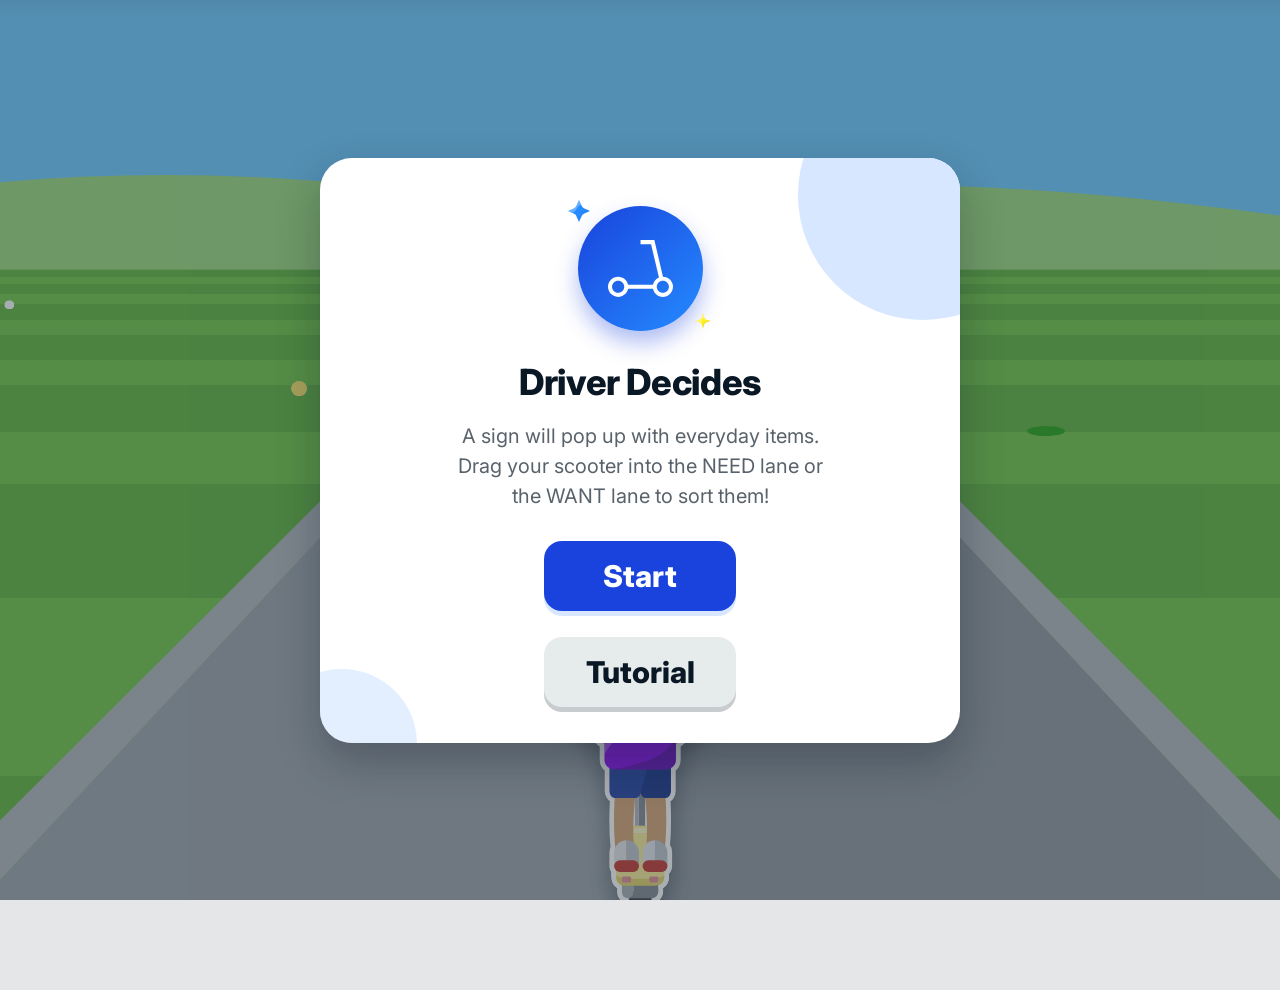
<file: index.html>
<!DOCTYPE html>
<html lang="en">
<head>
    <meta charset="UTF-8">
    <meta name="viewport" content="width=device-width, initial-scale=1.0">

    <title>Driver Decides | Securityplus Federal Credit Union</title>

    <!-- Securityplus brand typeface -->
    <link rel="preconnect" href="https://fonts.googleapis.com">
    <link rel="preconnect" href="https://fonts.gstatic.com" crossorigin>
    <link href="https://fonts.googleapis.com/css2?family=Inter:wght@400;500;600;700;800;900&display=swap" rel="stylesheet">
    <!-- Luckiest Guy for the top-bar game title (2026-09-23, per Kayla). -->
    <link href="https://fonts.googleapis.com/css2?family=Luckiest+Guy&display=swap" rel="stylesheet">

    <link rel="stylesheet" href="style.css">
</head>


<body>

<div id="game">

    <!-- ================= TOP BAR ================= -->

    <div id="topBar">

        <div id="topBarLeft"></div>

        <div id="gameTitle">Driver Decides</div>

        <div id="topBarRight">
            <button id="resetButton" class="iconButton" type="button" aria-label="Restart">
                <svg class="reset-icon" viewBox="0 0 159.96 159.68" aria-hidden="true">
                    <path d="M125.32,26.76C95.65,1.7,52.69,5.35,27.33,34.19c-21.87,24.87-23.31,61.46-2.78,87.95,13.93,17.98,35.56,28.66,58.69,27.5,26.47-1.33,49.6-17.28,60.77-41.29l9.02,4c-13.16,28.84-42.03,47.62-73.83,47.32-24.66-.24-47.44-12.11-62.44-31.37C-1.06,105.46-5.06,74.83,6.64,48.33,18.38,21.75,43.54,3.07,72.72.41c23.8-2.17,47.42,6.05,63.87,23.13l13.4,13.91V0s9.97.02,9.97.02v54.9s-54.93,0-54.93,0l-.02-9.97,38.3-.04c-6.07-6.32-11.63-12.78-17.97-18.14Z"/>
                </svg>
            </button>
        </div>

    </div>


    <!-- ================= HUD =================
         Rebuilt for the needs-vs-wants sorting rework (2026-09-10): the
         wallet/purchases stats are gone (no money math in this version at
         all) - just how many you've sorted right, and the round's goal. -->

    <div id="hud">

        <div class="starsBox" id="starsBox">
            <span class="statLabel">
                <svg class="mini-icon" viewBox="0 0 159.84 138.36" aria-hidden="true">
                    <path d="M57.87,136.07c-20.64,4.62-38.84,2.03-57.87-5.74V8.06s10.98,4.22,10.98,4.22c16.62,6.39,34.41,6.4,51.59,1.77l18.7-5.79c7.47-2.31,14.6-4.54,22.23-6.3,19.83-4.1,37.78-1.61,56.33,6.01v122.38c-20.16-9.11-39.02-11.73-60.24-6.79l-21.49,6.55-20.24,5.97ZM63.19,124.37l24.79-7.93c10.53-3.17,21.05-5.07,31.89-5.46,1.74-15.42,14.69-26.9,30.01-26.8l-.02-45.03c-16.49-.23-29.59-13.04-30.01-29.2-8.11.12-15.45,1.78-23.02,3.87l-26.86,8.61c-9.91,3.04-19.76,4.54-30.4,4.85-1.46,15.26-14.32,26.86-29.62,26.83v45.01c16.51.28,29.55,13.24,29.91,29.36,7.9-.44,15.4-1.82,23.32-4.1ZM149.87,14.69c-6.81-2.21-13.15-3.52-20.07-4.4.93,10.61,9.17,18.64,20.06,18.82v-14.42ZM29.81,26.62c-7.16-.8-13.16-2.05-19.84-4.02v21.51c10.33-.06,18.76-7.54,19.84-17.48ZM149.87,115.72v-21.55c-10.41,0-18.51,7.51-19.7,17.46,6.7.77,12.9,2.06,19.7,4.09ZM29.91,127.82c-1.16-11.06-9.43-18.43-19.93-18.68l.03,14.45c6.77,2.18,13.11,3.6,19.9,4.23Z"/>
                    <path d="M103.24,87.67c-5.21,11.34-17.12,19.1-29.16,15.61-7.57-2.2-13.53-7.43-17.07-14.51-7.85-15.73-5.78-36.67,7.3-48.46,8.15-7.34,19.64-8.27,28.62-1.91,14.96,10.59,17.95,32.64,10.31,49.27ZM88.8,90.43c10.79-9.91,11.26-29.48,1.87-40.72-2.79-3.33-6.31-5.4-10.28-5.53-4.19-.13-7.86,1.72-10.78,4.91-9.63,10.55-9.57,29.32-.05,40.02,5.18,5.82,13.26,6.8,19.24,1.31Z"/>
                </svg>
                Dollars
            </span>
            <span class="statValue" id="starsValue">$0.00</span>
        </div>

    </div>

    <!-- A few colorful stars burst off the scooter on a correct catch and
         fly up into the dollars card - a top-level layer (sibling of
         #roadScene/#hud, not nested in either) so the flight can cross
         from one to the other and still stack above both, since a child
         can never paint above its own parent's stacking context. -->
    <div id="starFlightLayer" aria-hidden="true"></div>


    <!-- ================= ROAD SCENE =================
         Rebuilt again (2026-09-10, drag rework): NEED and WANT are now the
         things rolling continuously down the road, one per lane - pure
         driving/lane signage, not the question itself. The actual question
         is the item word in the fixed #itemPopup at top center, which never
         moves. The scooter is drag-steered left/right by the player; where
         it sits when the timer runs out is the answer. -->

    <div id="roadScene">

        <!-- ============ LAYERED BACKGROUND (2026-09-16 art breakdown) ============
             Kayla split the old single flat Background.svg into separate
             pieces so the scene can actually move: sky and hills are the
             distant horizon and stay put; the grass beside the road scrolls
             continuously (groundScrollLayer, below) to sell forward motion;
             the road itself is a separate static image on top of the
             scrolling grass, with NO baked-in center line - the dashed line
             is still purely JS/CSS (roadStripeLayer), so it's the only
             moving part of the road surface. See AMBIENT BACKGROUND MOTION
             in game.js for how the grass/flowers/dashes/trees all animate. -->

        <img id="skyImage" class="bg-layer bg-layer--sky" src="images/Sky.svg" alt="">
        <img id="hillsImage" class="bg-layer bg-layer--hills" src="images/hills.svg" alt="">

        <!-- Scrolling ground: just Kayla's two grass tiles (light + dark),
             stacked and looped with a modulo scroll offset in JS - a tile
             that scrolls fully past the bottom reappears at the top, right
             under the hills, with no gap or seam. Purely ambient, same as
             the sun/clouds - runs forever from page load. -->
        <div id="groundScrollLayer" aria-hidden="true"></div>

        <img id="roadImage" class="bg-layer bg-layer--road" src="images/road.svg" alt="">

        <!-- Forward-motion road markings (2026-09-16 perspective pass):
             dashes spawn small at the hill crest and travel straight down
             the center line - same road-perspective easing as the NEED/WANT
             signs - to sell "the road is moving toward you" instead of the
             signs looking like they're flying at the player. Populated and
             animated entirely from JS - see the AMBIENT BACKGROUND MOTION
             section in game.js. Empty on load; fills in immediately. -->
        <div id="roadStripeLayer" aria-hidden="true"></div>

        <!-- Purely decorative sky - a sun that pulses gently in the top
             right, and two clouds that drift slowly across from one side
             to the other on their own independent loops. -->
        <div id="skyLayer" aria-hidden="true">
            <img class="sunDecor" src="images/sun.svg" alt="">
            <img class="cloudDecor cloudDecor--1" src="images/cloud1.svg" alt="" style="top:9%; width:13%; animation-duration:48s; animation-delay:-6s;">
            <img class="cloudDecor cloudDecor--2" src="images/cloud2.svg" alt="" style="top:19%; width:9%; animation-duration:62s; animation-delay:-34s;">
        </div>

        <!-- Roadside ambient scenery - trees, flowers/grass patches, and
             the occasional billboard/credit union branch landmark - all
             share this ONE layer (2026-09-21 depth-stacking fix). Each
             piece still eases down the same perspective travel curve (see
             AMBIENT BACKGROUND MOTION in game.js) and still gets its own
             z-index set every frame from how far along its trip it is, but
             that only sorts correctly against everything else if they're
             all siblings under the same parent - three separate layer divs
             (the original setup) each become their own stacking context,
             so a whole layer added later in the DOM paints over an earlier
             one's contents wholesale regardless of each piece's individual
             depth, which is exactly what caused a small, distant tree to
             render in front of a big, close landmark that was supposedly
             behind it. One shared layer means one shared stacking order,
             so depth always wins correctly no matter which spawner planted
             which piece. Populated entirely from JS; empty on load. -->
        <div id="ambientLayer" aria-hidden="true"></div>

        <!-- NEED and WANT travel down together each item, but which side
             each lands on is randomized per item (2026-09-16 difficulty
             bump) - so the player can't just memorize "need is always
             left" and has to actually read the word each time. -->
        <div id="roadSignsLayer">
            <div id="roadSignNeed" class="roadSign roadSign--need">NEED</div>
            <div id="roadSignWant" class="roadSign roadSign--want">WANT</div>
        </div>

        <!-- Invisible tap targets - a kid can also tap a side instead of
             dragging the scooter there. These are just the physical
             left/right halves of the road; which one currently means
             need vs. want is decided in JS per item, not fixed here. -->
        <div class="laneZone laneZone--left" data-lane="left"></div>
        <div class="laneZone laneZone--right" data-lane="right"></div>

        <!-- The word (plus a little picture) for whatever's being sorted
             right now. Fixed in place - it never travels down the road. -->
        <div id="itemPopup" class="itemPopup">
            <img id="itemPopupIcon" class="itemPopupIcon" alt="" />
            <span id="itemPopupText" class="itemPopupText"></span>
        </div>

        <!-- Toasts + sparkles for correct/incorrect feedback. -->
        <div id="feedbackLayer"></div>

        <div id="scooter">
            <img class="scooter-img" src="images/scooter-child.svg" alt="">
        </div>

    </div>


    <!-- ================= START SCREEN ================= -->

    <div id="startScreen">

        <div class="startCard">

            <div class="start-badge-wrap">

                <!-- Kayla's colorful star artwork (matching Lemonade
                     Stand's start popup / the in-game catch-sparkle
                     burst), replacing the old flat single-color glyph.
                     Colors are baked into the SVG paths themselves, not
                     recolored via CSS. -->
                <div class="start-sparkle start-sparkle--a">
                    <svg xmlns="http://www.w3.org/2000/svg" viewBox="0 0 186.93 186.94" aria-hidden="true"><g><path d="M186.93,93.47l-48.54,21.97c-10.19,4.61-18.35,12.77-22.96,22.96l-21.97,48.54-10.11-22.35-6.69-14.78-5.16-11.41c-4.61-10.19-12.77-18.35-22.96-22.96l-15.24-6.9L0,93.47l48.54-21.96c10.19-4.61,18.35-12.77,22.96-22.96L93.46,0l18.61,41.13,3.36,7.42c4.28,9.46,11.62,17.17,20.81,21.91.7.37,1.42.72,2.15,1.05l21.29,9.63,27.25,12.33Z" fill="#258BFF"/><path d="M186.93,93.47l-48.54,21.97c-10.19,4.61-18.35,12.77-22.96,22.96l-21.97,48.54-10.11-22.35c24.69-47.1,54.91-71.32,76.33-83.45l27.25,12.33Z" fill="#001d3a" opacity=".05"/><path d="M112.07,41.13c-11.02,2.31-28.89,10.68-41.3,39.56-6.68,15.55-23.67,23.69-37.47,27.85L0,93.47l48.54-21.96c10.19-4.61,18.35-12.77,22.96-22.96L93.46,0l18.61,41.13Z" fill="#fff" opacity=".3"/></g></svg>
                </div>

                <div class="start-sparkle start-sparkle--b">
                    <svg xmlns="http://www.w3.org/2000/svg" viewBox="0 0 95.71 95.72" aria-hidden="true"><g><path d="M95.71,47.86l-20.85,5.32c-10.65,2.72-18.96,11.04-21.68,21.68l-5.33,20.86-5.32-20.86c-.24-.92-.51-1.83-.83-2.71-1.98-5.5-5.49-10.25-10.04-13.73-3.16-2.42-6.82-4.22-10.81-5.24L0,47.86l20.85-5.33c10.64-2.72,18.96-11.03,21.68-21.68L47.85,0l5.33,20.85c.48,1.87,1.13,3.68,1.94,5.39,3.38,7.16,9.48,12.74,17,15.45.89.32,1.81.6,2.74.84l20.85,5.33Z" fill="#FFF025"/><path d="M95.71,47.86l-20.85,5.32c-10.65,2.72-18.96,11.04-21.68,21.68l-5.33,20.86-5.32-20.86c-.24-.92-.51-1.83-.83-2.71,10.93-15.61,22.05-24.99,30.42-30.46.89.32,1.81.6,2.74.84l20.85,5.33Z" fill="#001d3a" opacity=".05"/><path d="M55.12,26.24c-7.265,2.09-12.868,7.753-13.42,15.45-.53,7.392-3.983,13.937-10.04,16.73-3.16-2.42-6.82-4.22-10.81-5.24L0,47.86l20.85-5.33c10.64-2.72,18.96-11.03,21.68-21.68L47.85,0l5.33,20.85c.48,1.87,1.13,3.68,1.94,5.39Z" fill="#fff" opacity=".3"/></g></svg>
                </div>

                <div class="start-badge">
                    <svg class="start-badge-icon" viewBox="0 0 159.8 139.7" aria-hidden="true">
                        <path d="M25.211,89.905c12,.241,21.621,8.435,24.347,19.887l61.013-.005c1.603-8.208,6.944-14.734,14.737-18.112L105.815,9.987l-25.841-.005.01-9.982,34,.003,21.153,89.834c11.188.041,20.54,7.586,23.541,17.458,3.36,11.052-1.068,22.286-10.13,28.299-9.443,6.265-21.983,5.245-30.354-2.295-4.046-3.644-6.567-8.075-7.653-13.523l-61.028-.015c-2.794,12.853-14.821,21.408-27.771,19.729S-.936,126.109.072,113.05c.997-12.926,11.796-23.414,25.139-23.145ZM39.942,114.77c0-8.276-6.716-14.985-15-14.985s-15,6.709-15,14.985,6.716,14.985,15,14.985,15-6.709,15-14.985ZM149.842,114.77c0-8.276-6.716-14.985-15-14.985s-15,6.709-15,14.985,6.716,14.985,15,14.985,15-6.709,15-14.985Z"/>
                    </svg>
                </div>

            </div>

            <h1>Driver Decides</h1>

            <p class="introLead">
                A sign will pop up with everyday items.<br>Drag your scooter into the NEED lane or<br>the WANT lane to sort them!
            </p>

            <div class="startActions">

                <button
                    id="startButton"
                    class="brandButton"
                    type="button">
                    Start
                </button>

                <button
                    id="tutorialButton"
                    class="brandButton brandButton--secondary"
                    type="button">
                    Tutorial
                </button>

            </div>

        </div>

    </div>


    <!-- ================= TUTORIAL =================
         A short, two-step walkthrough before the first real (scored)
         round (2026-09-16 spotlight rework): step 1 sits on the right,
         spotlighting the item popup, while the NEED/WANT signs travel
         partway down the road on their own; step 2 sits on the left,
         spotlighting those signs once they've paused mid-travel. Then
         the signs resume and the player gets one live practice catch
         before the real game begins. Skippable any time via "Skip
         tutorial", same pattern as Kayla's other games' tutorials. -->

    <div id="tutorialScreen">

        <div id="tutorialSpotlight"></div>

        <div id="tutorialCard" class="tutorialCard">

            <div class="tutorialHeader">
                <h2 id="tutorialTitle" class="tutorialTitle"></h2>

                <button id="tutorialSkipButton" class="tutorialSkip" type="button">
                    Skip tutorial
                    <svg class="tutorialSkip-icon" viewBox="0 0 24 24" aria-hidden="true">
                        <path d="M6 6L18 18M18 6L6 18" stroke="currentColor" stroke-width="2.6" stroke-linecap="round"/>
                    </svg>
                </button>
            </div>

            <p id="tutorialBody" class="tutorialBody"></p>

            <button id="tutorialNextButton" class="brandButton" type="button">
                Next
            </button>

        </div>

    </div>


    <!-- ================= FINISH ================= -->

    <div id="finishScreen">

        <div class="finishCard">

            <div class="results-sparkles">
                <svg class="sparkle-icon" viewBox="0 0 179.8 170" aria-hidden="true">
                    <polygon points="159.82 49.96 149.85 50 149.86 30 129.88 30 129.88 19.99 149.86 20 149.85 0 159.82 0 159.82 20 179.79 19.99 179.8 30 159.82 29.99 159.82 49.96"/>
                    <polygon points="149.83 169.96 139.86 170 139.87 150 119.89 150 119.89 139.99 139.87 140 139.86 120 149.83 120 149.82 140 169.8 139.99 169.8 150 149.83 149.99 149.83 169.96"/>
                    <path d="M64.87,149.82l-20.03-44.88L0,84.99l44.96-20.07,19.91-44.96,20.01,45.1,44.86,19.96-44.93,20-19.93,44.81ZM64.88,125.25l12.55-27.81,27.77-12.46-27.88-12.52-12.45-27.71-12.55,27.76-27.72,12.49,27.75,12.48,12.53,27.76Z"/>
                </svg>
                <svg class="sparkle-icon sparkle-icon--big" viewBox="0 0 179.8 170" aria-hidden="true">
                    <polygon points="159.82 49.96 149.85 50 149.86 30 129.88 30 129.88 19.99 149.86 20 149.85 0 159.82 0 159.82 20 179.79 19.99 179.8 30 159.82 29.99 159.82 49.96"/>
                    <polygon points="149.83 169.96 139.86 170 139.87 150 119.89 150 119.89 139.99 139.87 140 139.86 120 149.83 120 149.82 140 169.8 139.99 169.8 150 149.83 149.99 149.83 169.96"/>
                    <path d="M64.87,149.82l-20.03-44.88L0,84.99l44.96-20.07,19.91-44.96,20.01,45.1,44.86,19.96-44.93,20-19.93,44.81ZM64.88,125.25l12.55-27.81,27.77-12.46-27.88-12.52-12.45-27.71-12.55,27.76-27.72,12.49,27.75,12.48,12.53,27.76Z"/>
                </svg>
                <svg class="sparkle-icon" viewBox="0 0 179.8 170" aria-hidden="true">
                    <polygon points="159.82 49.96 149.85 50 149.86 30 129.88 30 129.88 19.99 149.86 20 149.85 0 159.82 0 159.82 20 179.79 19.99 179.8 30 159.82 29.99 159.82 49.96"/>
                    <polygon points="149.83 169.96 139.86 170 139.87 150 119.89 150 119.89 139.99 139.87 140 139.86 120 149.83 120 149.82 140 169.8 139.99 169.8 150 149.83 149.99 149.83 169.96"/>
                    <path d="M64.87,149.82l-20.03-44.88L0,84.99l44.96-20.07,19.91-44.96,20.01,45.1,44.86,19.96-44.93,20-19.93,44.81ZM64.88,125.25l12.55-27.81,27.77-12.46-27.88-12.52-12.45-27.71-12.55,27.76-27.72,12.49,27.75,12.48,12.53,27.76Z"/>
                </svg>
            </div>

            <!-- White trophy replaces the old scooter circle badge (2026-09-23, per Kayla). -->
            <svg class="trophy-icon finish-trophy-top trophy-top" viewBox="0 0 159.86 159.76" aria-hidden="true">
                    <path d="M119.85,159.76H40.03s-.03-9.99-.03-9.99h34.97s-.02-30.9-.02-30.9c-4.8-1.37-8.61-3.59-12.32-6.47-5.47-4.56-9.88-9.77-13.52-15.96-11.04-3.14-20.94-8.3-29.19-16.24C3.84,64.03-.64,42.43.07,19.96l30.45.02L29.99,0h99.86s-.27,19.97-.27,19.97h30.29c.01,7.7-.33,14.98-1.57,22.53-2.37,12.85-7.52,24.59-16.24,34.3-8.55,8.87-18.97,14.87-30.7,18.69-4.39,7.7-10.02,14.26-17.3,19.17-2.93,1.76-5.66,3.13-9.12,4.16l-.02,30.95h34.97s-.03,9.98-.03,9.98ZM109.01,77.22c7.76-21.71,9.98-44.26,10.86-67.23H39.93c.91,24.69,3.45,50,13.07,72.56,3.57,7.43,7.27,14.48,13.55,19.98,3.59,3.15,8.58,7.2,13.54,6.95,14.28-2.31,23.97-19.19,28.94-32.26ZM35.89,61.91c-2.33-10.81-3.82-21.09-4.68-31.96H9.99c.44,8.89,1.98,17.7,5.62,26.11,5.25,12.44,14.86,22,27.13,27.65-2.83-7.06-4.93-14.04-6.84-21.8ZM149.87,29.96h-21.3c-.88,10.65-2.34,20.78-4.52,31.17-1.75,7.34-3.81,14.11-6.35,21.24,21.75-10.9,30.58-28.63,32.17-52.4Z"/>
                    <path d="M79.87,69.31l-19.87,10.16,3.98-21.78-16.06-15.53,22.05-3.51,9.92-19.76,9.9,19.77,22.09,3.48-15.75,15.6,3.63,21.83-19.89-10.27ZM79.81,58.11l6.52,3.27-1.14-7.44,5.42-4.91-7.26-1.28-3.52-6.33-3.22,6.35-7.47,1.25,5.42,4.95-1.18,7.45,6.42-3.31Z"/>
                </svg>

            <h1 id="finishTitle">
                <span id="finishTitleText">Great Job!</span>
            </h1>

            <div id="roundLabel" class="round-label"></div>

            <p id="finishSummary" class="results-message"></p>

            <div id="sortBreakdown" class="stat-row">
                <div class="stat-block">
                    <div id="statCorrectNumber" class="stat-number">0</div>
                    <div class="stat-label">correct</div>
                </div>
                <div class="stat-block">
                    <div id="statMissedNumber" class="stat-number">0</div>
                    <div class="stat-label">missed</div>
                </div>
            </div>

            <button
                id="playAgainButton"
                class="brandButton brandButton--onDark"
                type="button">
                <span id="playAgainLabel">Start</span>
            </button>

        </div>

    </div>

</div>

<script src="game.js"></script>

</body>
</html>
</file>
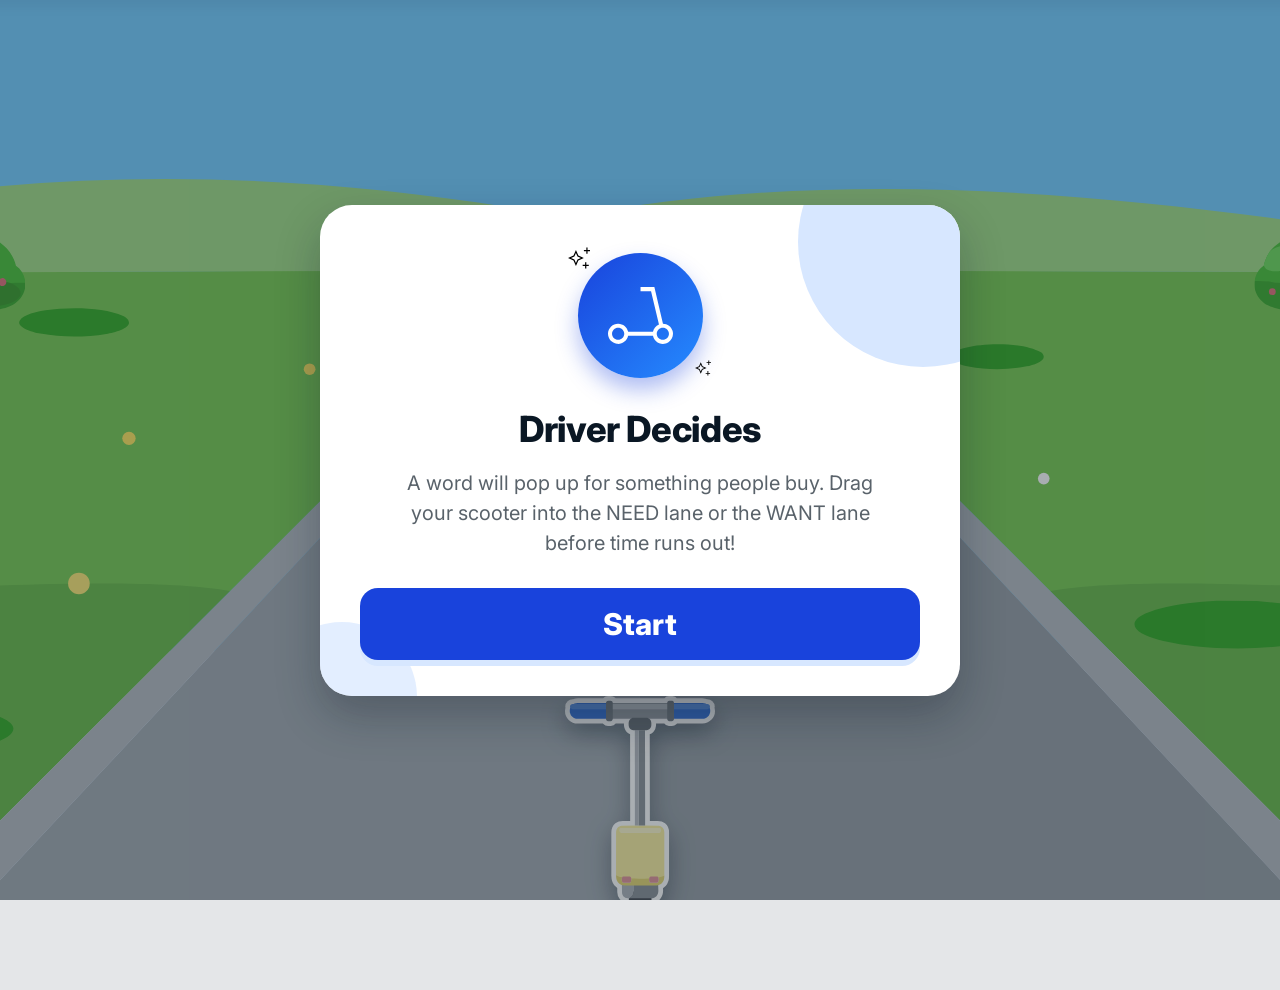
<file: index-1.html>
<!DOCTYPE html>
<html lang="en">
<head>
    <meta charset="UTF-8">
    <meta name="viewport" content="width=device-width, initial-scale=1.0">

    <title>Driver Decides | Securityplus Federal Credit Union</title>

    <!-- Securityplus brand typeface -->
    <link rel="preconnect" href="https://fonts.googleapis.com">
    <link rel="preconnect" href="https://fonts.gstatic.com" crossorigin>
    <link href="https://fonts.googleapis.com/css2?family=Inter:wght@400;500;600;700;800;900&display=swap" rel="stylesheet">

    <link rel="stylesheet" href="style.css">
</head>


<body>

<div id="game">

    <!-- ================= TOP BAR ================= -->

    <div id="topBar">

        <div id="topBarLeft"></div>

        <div id="gameTitle">Driver Decides</div>

        <div id="topBarRight">
            <button id="resetButton" class="iconButton" type="button" aria-label="Restart">
                <svg class="reset-icon" viewBox="0 0 159.96 159.68" aria-hidden="true">
                    <path d="M125.32,26.76C95.65,1.7,52.69,5.35,27.33,34.19c-21.87,24.87-23.31,61.46-2.78,87.95,13.93,17.98,35.56,28.66,58.69,27.5,26.47-1.33,49.6-17.28,60.77-41.29l9.02,4c-13.16,28.84-42.03,47.62-73.83,47.32-24.66-.24-47.44-12.11-62.44-31.37C-1.06,105.46-5.06,74.83,6.64,48.33,18.38,21.75,43.54,3.07,72.72.41c23.8-2.17,47.42,6.05,63.87,23.13l13.4,13.91V0s9.97.02,9.97.02v54.9s-54.93,0-54.93,0l-.02-9.97,38.3-.04c-6.07-6.32-11.63-12.78-17.97-18.14Z"/>
                </svg>
            </button>
        </div>

    </div>


    <!-- ================= HUD =================
         Rebuilt for the needs-vs-wants sorting rework (2026-09-10): the
         wallet/purchases stats are gone (no money math in this version at
         all) - just how many you've sorted right, and the round's goal. -->

    <div id="hud">

        <div class="starsBox">
            <span class="statLabel">
                <svg class="mini-icon" viewBox="0 0 24 24" aria-hidden="true">
                    <circle cx="12" cy="12" r="11"/>
                    <text x="12" y="16.5" text-anchor="middle" font-family="Arial, Helvetica, sans-serif" font-weight="800" font-size="13" style="fill: var(--white);">$</text>
                </svg>
                Dollars
            </span>
            <span class="statValue" id="starsValue">$0.00</span>
        </div>

    </div>


    <!-- ================= ROAD SCENE =================
         Rebuilt again (2026-09-10, drag rework): NEED and WANT are now the
         things rolling continuously down the road, one per lane - pure
         driving/lane signage, not the question itself. The actual question
         is the item word in the fixed #itemPopup at top center, which never
         moves. The scooter is drag-steered left/right by the player; where
         it sits when the timer runs out is the answer. -->

    <div id="roadScene">

        <img id="bgImage" class="bg-image" src="images/Background.svg" alt="">

        <!-- Purely decorative sky - a sun that pulses gently in the top
             right, and two clouds that drift slowly across from one side
             to the other on their own independent loops. -->
        <div id="skyLayer" aria-hidden="true">
            <img class="sunDecor" src="images/sun.svg" alt="">
            <img class="cloudDecor cloudDecor--1" src="images/cloud1.svg" alt="" style="top:9%; width:13%; animation-duration:48s; animation-delay:-6s;">
            <img class="cloudDecor cloudDecor--2" src="images/cloud2.svg" alt="" style="top:19%; width:9%; animation-duration:62s; animation-delay:-34s;">
        </div>

        <!-- Purely decorative trees along the grass, gently swaying in a
             breeze. Four, at different depths/sides to match the road's
             perspective: small ones far back on both the left and right,
             a medium one at mid-distance on the right, and a large one up
             front on the left. -->
        <div id="treeLayer" aria-hidden="true">
            <div class="treeSpot" style="left:15%; top:42%; width:6%;">
                <img class="treeDecor" src="images/tree.svg" alt="" style="animation-duration:3.6s; animation-delay:0s;">
            </div>
            <div class="treeSpot" style="left:85%; top:42%; width:6%;">
                <img class="treeDecor" src="images/tree.svg" alt="" style="animation-duration:3.8s; animation-delay:0.3s;">
            </div>
            <div class="treeSpot" style="left:92%; top:60%; width:9%;">
                <img class="treeDecor" src="images/tree.svg" alt="" style="animation-duration:4.0s; animation-delay:0.9s;">
            </div>
            <div class="treeSpot" style="left:3%; top:80%; width:13%;">
                <img class="treeDecor" src="images/tree.svg" alt="" style="animation-duration:3.9s; animation-delay:1.1s;">
            </div>
        </div>

        <!-- Purely decorative lane signage, looping continuously down each
             lane the whole round - always NEED on the left, WANT on the
             right, so the player always knows which side is which. -->
        <div id="roadSignsLayer">
            <div id="roadSignNeed" class="roadSign roadSign--need">NEED</div>
            <div id="roadSignWant" class="roadSign roadSign--want">WANT</div>
        </div>

        <!-- Invisible tap targets - a kid can also tap a side instead of
             dragging the scooter there. -->
        <div class="laneZone laneZone--need" data-lane="need"></div>
        <div class="laneZone laneZone--want" data-lane="want"></div>

        <!-- The word for whatever's being sorted right now. Fixed in
             place - it never travels down the road. -->
        <div id="itemPopup" class="itemPopup"></div>

        <!-- Toasts + sparkles for correct/incorrect feedback. -->
        <div id="feedbackLayer"></div>

        <div id="scooter">
            <img class="scooter-img" src="images/scooter.svg" alt="">
        </div>

    </div>


    <!-- ================= START SCREEN ================= -->

    <div id="startScreen">

        <div class="startCard">

            <div class="start-badge-wrap">

                <div class="start-sparkle start-sparkle--a">
                    <svg viewBox="0 0 179.8 170" aria-hidden="true">
                        <polygon points="159.82 49.96 149.85 50 149.86 30 129.88 30 129.88 19.99 149.86 20 149.85 0 159.82 0 159.82 20 179.79 19.99 179.8 30 159.82 29.99 159.82 49.96"/>
                        <polygon points="149.83 169.96 139.86 170 139.87 150 119.89 150 119.89 139.99 139.87 140 139.86 120 149.83 120 149.82 140 169.8 139.99 169.8 150 149.83 149.99 149.83 169.96"/>
                        <path d="M64.87,149.82l-20.03-44.88L0,84.99l44.96-20.07,19.91-44.96,20.01,45.1,44.86,19.96-44.93,20-19.93,44.81ZM64.88,125.25l12.55-27.81,27.77-12.46-27.88-12.52-12.45-27.71-12.55,27.76-27.72,12.49,27.75,12.48,12.53,27.76Z"/>
                    </svg>
                </div>

                <div class="start-sparkle start-sparkle--b">
                    <svg viewBox="0 0 179.8 170" aria-hidden="true">
                        <polygon points="159.82 49.96 149.85 50 149.86 30 129.88 30 129.88 19.99 149.86 20 149.85 0 159.82 0 159.82 20 179.79 19.99 179.8 30 159.82 29.99 159.82 49.96"/>
                        <polygon points="149.83 169.96 139.86 170 139.87 150 119.89 150 119.89 139.99 139.87 140 139.86 120 149.83 120 149.82 140 169.8 139.99 169.8 150 149.83 149.99 149.83 169.96"/>
                        <path d="M64.87,149.82l-20.03-44.88L0,84.99l44.96-20.07,19.91-44.96,20.01,45.1,44.86,19.96-44.93,20-19.93,44.81ZM64.88,125.25l12.55-27.81,27.77-12.46-27.88-12.52-12.45-27.71-12.55,27.76-27.72,12.49,27.75,12.48,12.53,27.76Z"/>
                    </svg>
                </div>

                <div class="start-badge">
                    <svg class="start-badge-icon" viewBox="0 0 159.8 139.7" aria-hidden="true">
                        <path d="M25.211,89.905c12,.241,21.621,8.435,24.347,19.887l61.013-.005c1.603-8.208,6.944-14.734,14.737-18.112L105.815,9.987l-25.841-.005.01-9.982,34,.003,21.153,89.834c11.188.041,20.54,7.586,23.541,17.458,3.36,11.052-1.068,22.286-10.13,28.299-9.443,6.265-21.983,5.245-30.354-2.295-4.046-3.644-6.567-8.075-7.653-13.523l-61.028-.015c-2.794,12.853-14.821,21.408-27.771,19.729S-.936,126.109.072,113.05c.997-12.926,11.796-23.414,25.139-23.145ZM39.942,114.77c0-8.276-6.716-14.985-15-14.985s-15,6.709-15,14.985,6.716,14.985,15,14.985,15-6.709,15-14.985ZM149.842,114.77c0-8.276-6.716-14.985-15-14.985s-15,6.709-15,14.985,6.716,14.985,15,14.985,15-6.709,15-14.985Z"/>
                    </svg>
                </div>

            </div>

            <h1>Driver Decides</h1>

            <p class="introLead">
                A word will pop up for something people buy. Drag your scooter into the NEED lane or the WANT lane before time runs out!
            </p>

            <button
                id="startButton"
                class="brandButton"
                type="button">
                Start
            </button>

        </div>

    </div>


    <!-- ================= FINISH ================= -->

    <div id="finishScreen">

        <div class="finishCard">

            <div class="results-sparkles">
                <svg class="sparkle-icon" viewBox="0 0 179.8 170" aria-hidden="true">
                    <polygon points="159.82 49.96 149.85 50 149.86 30 129.88 30 129.88 19.99 149.86 20 149.85 0 159.82 0 159.82 20 179.79 19.99 179.8 30 159.82 29.99 159.82 49.96"/>
                    <polygon points="149.83 169.96 139.86 170 139.87 150 119.89 150 119.89 139.99 139.87 140 139.86 120 149.83 120 149.82 140 169.8 139.99 169.8 150 149.83 149.99 149.83 169.96"/>
                    <path d="M64.87,149.82l-20.03-44.88L0,84.99l44.96-20.07,19.91-44.96,20.01,45.1,44.86,19.96-44.93,20-19.93,44.81ZM64.88,125.25l12.55-27.81,27.77-12.46-27.88-12.52-12.45-27.71-12.55,27.76-27.72,12.49,27.75,12.48,12.53,27.76Z"/>
                </svg>
                <svg class="sparkle-icon sparkle-icon--big" viewBox="0 0 179.8 170" aria-hidden="true">
                    <polygon points="159.82 49.96 149.85 50 149.86 30 129.88 30 129.88 19.99 149.86 20 149.85 0 159.82 0 159.82 20 179.79 19.99 179.8 30 159.82 29.99 159.82 49.96"/>
                    <polygon points="149.83 169.96 139.86 170 139.87 150 119.89 150 119.89 139.99 139.87 140 139.86 120 149.83 120 149.82 140 169.8 139.99 169.8 150 149.83 149.99 149.83 169.96"/>
                    <path d="M64.87,149.82l-20.03-44.88L0,84.99l44.96-20.07,19.91-44.96,20.01,45.1,44.86,19.96-44.93,20-19.93,44.81ZM64.88,125.25l12.55-27.81,27.77-12.46-27.88-12.52-12.45-27.71-12.55,27.76-27.72,12.49,27.75,12.48,12.53,27.76Z"/>
                </svg>
                <svg class="sparkle-icon" viewBox="0 0 179.8 170" aria-hidden="true">
                    <polygon points="159.82 49.96 149.85 50 149.86 30 129.88 30 129.88 19.99 149.86 20 149.85 0 159.82 0 159.82 20 179.79 19.99 179.8 30 159.82 29.99 159.82 49.96"/>
                    <polygon points="149.83 169.96 139.86 170 139.87 150 119.89 150 119.89 139.99 139.87 140 139.86 120 149.83 120 149.82 140 169.8 139.99 169.8 150 149.83 149.99 149.83 169.96"/>
                    <path d="M64.87,149.82l-20.03-44.88L0,84.99l44.96-20.07,19.91-44.96,20.01,45.1,44.86,19.96-44.93,20-19.93,44.81ZM64.88,125.25l12.55-27.81,27.77-12.46-27.88-12.52-12.45-27.71-12.55,27.76-27.72,12.49,27.75,12.48,12.53,27.76Z"/>
                </svg>
            </div>

            <div class="finish-badge-wrap">
                <div class="finish-badge">
                    <svg class="finish-badge-icon" viewBox="0 0 159.8 139.7" aria-hidden="true">
                        <path d="M25.211,89.905c12,.241,21.621,8.435,24.347,19.887l61.013-.005c1.603-8.208,6.944-14.734,14.737-18.112L105.815,9.987l-25.841-.005.01-9.982,34,.003,21.153,89.834c11.188.041,20.54,7.586,23.541,17.458,3.36,11.052-1.068,22.286-10.13,28.299-9.443,6.265-21.983,5.245-30.354-2.295-4.046-3.644-6.567-8.075-7.653-13.523l-61.028-.015c-2.794,12.853-14.821,21.408-27.771,19.729S-.936,126.109.072,113.05c.997-12.926,11.796-23.414,25.139-23.145ZM39.942,114.77c0-8.276-6.716-14.985-15-14.985s-15,6.709-15,14.985,6.716,14.985,15,14.985,15-6.709,15-14.985ZM149.842,114.77c0-8.276-6.716-14.985-15-14.985s-15,6.709-15,14.985,6.716,14.985,15,14.985,15-6.709,15-14.985Z"/>
                    </svg>
                </div>
            </div>

            <h1 id="finishTitle">
                <svg class="trophy-icon" viewBox="0 0 159.86 159.76" aria-hidden="true">
                    <path d="M119.85,159.76H40.03s-.03-9.99-.03-9.99h34.97s-.02-30.9-.02-30.9c-4.8-1.37-8.61-3.59-12.32-6.47-5.47-4.56-9.88-9.77-13.52-15.96-11.04-3.14-20.94-8.3-29.19-16.24C3.84,64.03-.64,42.43.07,19.96l30.45.02L29.99,0h99.86s-.27,19.97-.27,19.97h30.29c.01,7.7-.33,14.98-1.57,22.53-2.37,12.85-7.52,24.59-16.24,34.3-8.55,8.87-18.97,14.87-30.7,18.69-4.39,7.7-10.02,14.26-17.3,19.17-2.93,1.76-5.66,3.13-9.12,4.16l-.02,30.95h34.97s-.03,9.98-.03,9.98ZM109.01,77.22c7.76-21.71,9.98-44.26,10.86-67.23H39.93c.91,24.69,3.45,50,13.07,72.56,3.57,7.43,7.27,14.48,13.55,19.98,3.59,3.15,8.58,7.2,13.54,6.95,14.28-2.31,23.97-19.19,28.94-32.26ZM35.89,61.91c-2.33-10.81-3.82-21.09-4.68-31.96H9.99c.44,8.89,1.98,17.7,5.62,26.11,5.25,12.44,14.86,22,27.13,27.65-2.83-7.06-4.93-14.04-6.84-21.8ZM149.87,29.96h-21.3c-.88,10.65-2.34,20.78-4.52,31.17-1.75,7.34-3.81,14.11-6.35,21.24,21.75-10.9,30.58-28.63,32.17-52.4Z"/>
                    <path d="M79.87,69.31l-19.87,10.16,3.98-21.78-16.06-15.53,22.05-3.51,9.92-19.76,9.9,19.77,22.09,3.48-15.75,15.6,3.63,21.83-19.89-10.27ZM79.81,58.11l6.52,3.27-1.14-7.44,5.42-4.91-7.26-1.28-3.52-6.33-3.22,6.35-7.47,1.25,5.42,4.95-1.18,7.45,6.42-3.31Z"/>
                </svg>
                <span id="finishTitleText">Great Job!</span>
            </h1>

            <div id="roundLabel" class="round-label"></div>

            <p id="finishSummary" class="results-message"></p>

            <div id="sortBreakdown" class="stat-row">
                <div class="stat-block">
                    <div id="statCorrectNumber" class="stat-number">0</div>
                    <div class="stat-label">correct</div>
                </div>
                <div class="stat-block">
                    <div id="statMissedNumber" class="stat-number">0</div>
                    <div class="stat-label">missed</div>
                </div>
            </div>

            <button
                id="playAgainButton"
                class="brandButton brandButton--onDark"
                type="button">
                <svg class="replay-icon" viewBox="0 0 159.96 159.68" aria-hidden="true">
                    <path d="M125.32,26.76C95.65,1.7,52.69,5.35,27.33,34.19c-21.87,24.87-23.31,61.46-2.78,87.95,13.93,17.98,35.56,28.66,58.69,27.5,26.47-1.33,49.6-17.28,60.77-41.29l9.02,4c-13.16,28.84-42.03,47.62-73.83,47.32-24.66-.24-47.44-12.11-62.44-31.37C-1.06,105.46-5.06,74.83,6.64,48.33,18.38,21.75,43.54,3.07,72.72.41c23.8-2.17,47.42,6.05,63.87,23.13l13.4,13.91V0s9.97.02,9.97.02v54.9s-54.93,0-54.93,0l-.02-9.97,38.3-.04c-6.07-6.32-11.63-12.78-17.97-18.14Z"/>
                </svg>
                <span id="playAgainLabel">Start</span>
            </button>

        </div>

    </div>

</div>

<script src="game.js"></script>

</body>
</html>
</file>
<file: style.css>
/* ========================================
   SECURITYPLUS BRAND TOKENS
   Sourced from "A Guide to Our Brand"
======================================== */

:root {

    --blue-black:   #0A1724;
    --persian-blue: #1943DC;
    --blue-bird:    #258BFF;
    --malibu:       #59D2FE;
    --sky-blue:     #8BD1FF;
    --onahau:       #CFF1F9;
    --hawkes-blue:  #D7E7FF;
    --magnolia:     #FBF5FE;
    --mystic:       #E6ECEB;
    --white:        #FFFFFF;

    /* Feedback colors - correct/wrong signal on the item popup, kept
       apart from the blue brand palette so they read unmistakably as
       "yes" and "no" at a glance. */
    /* 2026-09-24 feedback: brighter so right/wrong is unmistakable - the
       caught NEED/WANT sign now fills solid with these, and the item
       popup gets a matching ring. */
    --correct-green: #1FD35A;
    --wrong-red:     #FF2A3D;

    --font-brand: "Inter", Arial, Helvetica, sans-serif;

    /* Fixed stage the whole game is laid out at, then uniformly scaled to
       fit the window as one unit (see #game below) - same convention as
       Lemonade Stand/Coin Catch, so nothing inside #game needs its own
       vw/cqw scaling math; it's all plain px authored for this stage. */
    --stage-width: 1920px;
    --stage-height: 1080px;
}

* {
    box-sizing: border-box;
}

html,
body {
    margin: 0;
    padding: 0;
    width: 100%;
    height: 100%;
    overflow: hidden;
    font-family: var(--font-brand);
}

/* Kiosk frame: the game sits as a rounded 16:9 card on a neutral grey
   page, matching the other three games' template. */
body {
    background: #E4E6E8;
    display: flex;
    align-items: center;
    justify-content: center;
}

/* Fits flush to whichever axis is tighter - full-bleed top/bottom on a
   wide screen, full-bleed left/right on a tall one - and only letterboxes
   grey on the other axis, rather than always leaving a margin. */
#game {
    position: relative;
    flex-shrink: 0;
    width: var(--stage-width);
    height: var(--stage-height);

    /* Scale the fixed 1920x1080 stage to fit whatever window/screen it's
       shown in, without ever blowing it up past 100% - the whole game
       (text, icons, spacing, all of it) shrinks and grows together as
       one image, same as Lemonade Stand/Coin Catch. Everything inside
       #game goes back to plain px authored for this stage - no more
       vw/cqw/clamp() per element, which is what kept drifting out of
       sync with the card at different window sizes. */
    transform:
        scale(
            min(
                1,
                calc(100vw / var(--stage-width)),
                calc(100vh / var(--stage-height))
            )
        );

    overflow: hidden;
    border-radius: 28px;
    box-shadow: 0 24px 60px rgba(10, 23, 36, 0.28);
    background: var(--hawkes-blue);
}


/* ================= TOP BAR ================= */

#topBar {
    position: absolute;
    z-index: 35;
    top: 0;
    left: 0;
    right: 0;
    height: calc(100% / 12);

    background: var(--white);
    border-bottom: 3px solid var(--hawkes-blue);
    box-shadow: 0 4px 14px rgba(10, 23, 36, 0.08);

    display: grid;
    grid-template-columns: 1fr auto 1fr;
    align-items: center;
    padding: 0 20px;
}

#topBarLeft {
    justify-self: start;
}

#topBarRight {
    justify-self: end;
}

#gameTitle {
    justify-self: center;
    font-size: 34px;
    font-weight: 800;
    color: var(--blue-black);
    line-height: 1;
    white-space: nowrap;
}

.iconButton {
    width: 50px;
    height: 50px;
    border-radius: 50%;
    border: 3px solid var(--persian-blue);
    background: var(--white);
    display: flex;
    align-items: center;
    justify-content: center;
    padding: 0;
    cursor: pointer;
}

.iconButton:hover {
    background: var(--hawkes-blue);
}

.reset-icon {
    width: 24px;
    height: 24px;
    fill: var(--persian-blue);
}


/* ================= ROAD SCENE =================
   Rebuilt for the needs-vs-wants SORTING rework (2026-09-10), then broken
   apart into separate layers (2026-09-16) so the scene can actually move -
   see .bg-layer* below and the AMBIENT BACKGROUND MOTION section in
   game.js. Everything is still sized/positioned against the same shared
   1920x1080 coordinate space #game itself uses (16:9, same ratio as
   #roadScene), so a flat top/left/width percentage on any piece lines up
   with every other piece and with the road-edge math in game.js. */

#roadScene {
    position: absolute;
    inset: 0;
    z-index: 1;
    overflow: hidden;
}

/* Shared base for every static background image piece (sky/hills/road) -
   full width by default, no interaction, can't be dragged like a normal
   image. Each specific piece below only needs to set its own top/height
   (and, for the road, left/width, since it's narrower than the scene). */
.bg-layer {
    position: absolute;
    left: 0;
    top: 0;
    width: 100%;
    display: block;
    user-select: none;
    -webkit-user-drag: none;
    pointer-events: none;
}

/* Sky.svg, 1920 x 398.82 - flat color, sits at the very top and never
   moves. Its own art is only 36.928% of the scene's height (398.82/1080),
   but it's stretched taller here (past hills' own bottom edge) on purpose:
   hills.svg's wavy crest shape doesn't fill its whole bounding box solid -
   there are gaps in the "valleys" between peaks - and in Kayla's original
   combined artwork those gaps were always backed by a much taller sky
   rect sitting behind everything. Sky is the very back layer (z-index 0),
   so stretching it further down just means any such gap reveals more sky
   instead of the page's own background color peeking through. */
.bg-layer--sky {
    height: 50%;
    z-index: 0;
}

/* hills.svg, 1920.037 x 94.226 - the distant horizon line, sits directly
   below the sky. Height is read straight off the art (94.226 / 1080 =
   8.7246%) and never changes - that's the artwork's own proportions.
   top is NOT read straight off the art anymore: road.svg's own top edge
   (33.3075%, see .bg-layer--road below) can't move without breaking the
   NEED/WANT sign math, so instead this box is slid up from its "natural"
   36.928% so its own BOTTOM edge (top + height) lands exactly on the
   road's fixed top edge instead of 3.6 points below it. That closes the
   gap that used to let the road's own narrow tip show above the hill
   crest, in open sky. top = 33.3075% - 8.7246% = 24.5829%. */
.bg-layer--hills {
    top: 24.5829%;
    height: 8.7246%;
    z-index: 1;
    /* hills.svg tapers smoothly down to near-zero height at the right
       edge (the hill just fades into flat ground there, by design), which
       means a big chunk of this box's own right side is meant to be
       transparent so sky shows through. That taper is a heavily
       antialiased gradient in the source art, and stretched way up to
       game size, the GPU's own scaling introduces a pale fringe along it
       instead of a clean edge into sky blue - visible as a wash between
       the hill and the grass on the right. Matching sky's own blue as
       this layer's background-color means wherever hills is transparent
       - the wavy valleys between hill peaks, or this taper - it blends
       toward the correct color instead of whatever the fringe produces,
       with no visible difference anywhere the art is already opaque. */
    background-color: #7bcfff;
}

/* road.svg, 1620.169 x 720.279 - the road + shoulders, no baked-in center
   line (Kayla re-exported it without one so the JS/CSS dashed line in
   roadStripeLayer is the only moving part of the road surface). Sized and
   positioned to land EXACTLY where the road already was in the original
   combined Background.svg, since game.js's road-edge formulas
   (ROAD_EDGE_Y0/X0/X_PER_Y) were measured against that art and everything
   from the NEED/WANT signs to the ambient trees rides on them - moving or
   rescaling this box (tried once already) throws that measurement off and
   the signs stop landing where the road actually is. top =
   (1080-720.279)/1080 = 33.3075%, left/width center a 1620.169-wide image
   in the 1920-wide scene ((1920-1620.169)/2/1920 = 7.8081% each side,
   width = 1620.169/1920 = 84.3838%). Sits on top of the scrolling grass so
   the grass only shows in the gutters on either side. */
.bg-layer--road {
    top: 33.3075%;
    left: 7.8081%;
    width: 84.3838%;
    z-index: 3;
    /* No clip-path here anymore. Earlier attempts either clipped this box
       (leaving a flat wide top instead of a proper point) or moved/resized
       it (which throws off the ROAD_EDGE_Y0/X0/X_PER_Y sign-lane math in
       game.js, since those constants were measured against this exact
       top/left/width). Both were wrong turns - this box has to stay put.
       Instead .bg-layer--hills above was slid up to meet IT: hills' own
       bottom edge now lands exactly on this box's top edge (33.3075%), so
       the road's naturally narrow tip sits right at the hill line with
       nothing poking above it, and nothing here needs to move or clip. */
}

/* Scrolling ground (2026-09-16 art breakdown): Kayla's light + dark grass
   tiles, positioned/animated entirely in JS (see AMBIENT BACKGROUND MOTION
   in game.js) - this is just the clipping host. Sits behind the road
   image, so only the gutters on either side of the road are visible. */
#groundScrollLayer {
    position: absolute;
    inset: 0;
    z-index: 2;
    overflow: hidden;
    pointer-events: none;
    /* The scroll math (GROUND_BAND_TOP in game.js) deliberately lets a
       tile's computed position wrap to above the hill line - that's how
       a fresh tile eases in from just above the band before landing
       exactly at it, and it's what a fixed-modulo tile grid can't do
       without a periodic snap. But this layer sits above the static sky
       and hills (z-index 2 vs 0/1), so left alone that wrap would paint
       grass right over them for part of every cycle. Clipping to below
       the hill line (24.5829% + 8.7246% = 33.3075%, same figure as
       GROUND_BAND_TOP - hills were slid up to meet the road, see
       .bg-layer--hills, so this line moved up to match) keeps the
       sky/hills always visible without touching the child tiles' own
       percentage math, which is still relative to this layer's full
       untouched box. */
    clip-path: inset(33.3075% 0 0 0);
}

.groundTile {
    position: absolute;
    left: 0;
    width: 100%;
    display: block;
    user-select: none;
    -webkit-user-drag: none;
    background-repeat: no-repeat;
    background-size: 100% 100%;
}


/* ================= ROAD CENTER-LINE (forward-motion cue) =================
   2026-09-16 perspective pass: a stream of pill-shaped dashes spawns at
   the hill crest and travels straight down the center line to the bottom
   edge, growing the whole way - same easeInPerspective road-perspective
   curve JS already uses for the NEED/WANT signs. The center line sits at
   a flat 50% left for any row (the road art's vanishing point is dead
   center), so unlike the signs/trees this needs no per-row x formula at
   all. Purely ambient - runs continuously from page load regardless of
   game state, same as the sun/clouds, so the road already feels like it's
   moving under the start screen. All dash elements are created/positioned
   in JS - see the AMBIENT BACKGROUND MOTION section in game.js. */

#roadStripeLayer {
    position: absolute;
    inset: 0;
    z-index: 4;
    pointer-events: none;
    overflow: hidden;
}

.ambientDash {
    position: absolute;
    left: 50%;
    top: 35%;
    transform: translate(-50%, -50%);
    background: #f9ec97;
    border-radius: 999px;
    will-change: top, width, height;
}


/* ================= SKY (decorative sun + clouds) =================
   A sun that pulses gently in the top right corner, and two clouds that
   drift left-to-right on their own independent, looping timers. Each
   cloud's whole trip (off the left edge to off the right edge) is driven
   by a single `left` keyframe animation; a negative animation-delay just
   starts it partway through that trip on load, instead of leaving the sky
   empty until the first one drifts into view. */

#skyLayer {
    position: absolute;
    inset: 0;
    z-index: 2;
    pointer-events: none;
    overflow: hidden;
}

.sunDecor {
    position: absolute;
    top: 11%;
    right: 6%;
    width: 6%;
    height: auto;
    animation: sunPulse 3.4s ease-in-out infinite;
    transform-origin: 50% 50%;
}

@keyframes sunPulse {
    0%, 100% { transform: scale(1); }
    50% { transform: scale(1.1); }
}

.cloudDecor {
    position: absolute;
    height: auto;
    animation-name: cloudDrift;
    animation-timing-function: linear;
    animation-iteration-count: infinite;
}

/* Paused until the player actually starts riding (2026-09-22, per Kayla:
   no motion behind the intro popup) - #game only gets the "riding" class
   in beginRide() (see game.js), same trigger point the JS-driven ambient
   road motion (ground/trees/flowers/dashes) now waits for too. */
.sunDecor,
.cloudDecor,
.treeDecor {
    animation-play-state: paused;
}

/* .treeDecor added 2026-09-23: the pre-filled roadside trees (see
   prefillAmbientScenery in game.js) are real live trees now, so their
   sway waits for the ride to start too. */
#game.riding .sunDecor,
#game.riding .cloudDecor,
#game.riding .treeDecor {
    animation-play-state: running;
}

@keyframes cloudDrift {
    0% { left: -25%; }
    100% { left: 110%; }
}


/* ================= AMBIENT SCENERY LAYER (shared) =================
   2026-09-21 depth-stacking fix: trees, flowers/grass patches, and the
   billboard/branch landmarks all used to live in their own separate layer
   div, each with its own z-index:2 - which meant each was its own
   stacking context, and a WHOLE layer added later in the DOM painted over
   an earlier layer's contents wholesale, regardless of each individual
   piece's own depth-based z-index (see tickAmbientTrees/Flowers/Landmarks
   in game.js - each already sets Math.round(progress*1000) per element,
   but that only sorts correctly against siblings in the SAME stacking
   context). Reported bug: a small, distant tree rendering in front of a
   big, close landmark that was supposedly behind it. Fix: one shared
   #ambientLayer that every spawner appends into, so their per-element
   z-index values actually compete against each other correctly no matter
   which spawner planted which piece. */

#ambientLayer {
    position: absolute;
    inset: 0;
    z-index: 2;
    pointer-events: none;
    overflow: hidden;
}


/* ================= TREES (roadside, forward-motion cue) =================
   2026-09-16 perspective pass: trees are no longer four fixed spots - a
   spawner in JS (see AMBIENT BACKGROUND MOTION in game.js) keeps planting
   fresh .treeSpot elements at the hill crest, alternating left/right, and
   travels/grows each one down toward the bottom on the same perspective
   easing as the NEED/WANT signs, then removes it once it's off the bottom
   edge - so the scenery itself reads as passing by instead of sitting
   frozen. Each .treeSpot still anchors the BASE of the trunk to its
   left/top point (that's what the translate(-50%,-100%) is for); the sway
   rotation lives on the inner <img> instead, with its transform-origin
   pinned near the trunk base, so the whole tree rocks from its roots
   rather than drifting off its spot. A little random animation-duration/
   delay per tree (set inline by JS when it's created) keeps them from all
   swaying in lockstep. */

.treeSpot {
    position: absolute;
    transform: translate(-50%, -100%);
    user-select: none;
}

.treeDecor {
    display: block;
    width: 100%;
    height: auto;
    -webkit-user-drag: none;
    transform-origin: 50% 94%;
    animation-name: treeSway;
    animation-timing-function: ease-in-out;
    animation-iteration-count: infinite;
}

@keyframes treeSway {
    0%, 100% { transform: rotate(-3deg); }
    50% { transform: rotate(3deg); }
}


/* ================= ROADSIDE LANDMARKS (billboard, branch) =================
   2026-09-21 client feedback: same travel-and-recycle spawner as the trees
   above (see AMBIENT BACKGROUND MOTION in game.js), just a rare set-piece
   instead of steady scenery - a billboard eases by, then later a credit
   union branch building, alternating, spawning maybe once every 15
   seconds. Anchored the same way as .treeSpot (translate(-50%, -100%) -
   base of the structure pinned to its ground point) since both SP-
   billboard.svg and SP-branch.svg are drawn standing all the way down to
   the bottom of their own viewBox, same as tree.svg. No sway animation -
   these are built structures, not foliage. */

.landmarkSpot {
    position: absolute;
    transform: translate(-50%, -100%);
    user-select: none;
}

.landmarkDecor {
    display: block;
    width: 100%;
    height: auto;
    -webkit-user-drag: none;
}


/* ================= FLOWERS + GRASS PATCHES (roadside detail) =================
   2026-09-16 art breakdown: the same travel-and-recycle idea as the trees,
   just smaller ground detail (flowerwhite.svg, floweryellow.svg,
   grasspatch.svg) scattered more loosely across the grass instead of
   hugging the road edge - see AMBIENT BACKGROUND MOTION in game.js.
   .flowerSpot anchors each piece by its center (these don't have a
   trunk/base to pin like the trees do). */
.flowerSpot {
    position: absolute;
    transform: translate(-50%, -50%);
    user-select: none;
}

.flowerDecor {
    display: block;
    width: 100%;
    height: auto;
    -webkit-user-drag: none;
}


/* ================= NEED/WANT ROAD SIGNS =================
   NEED and WANT travel down the road together, side by side, once per
   item (2026-09-10 travel rework) - not a continuous decorative loop.
   Position/scale are driven entirely by JS each frame (positionRoadSign in
   game.js), starting small and close to center near the horizon (where
   the road art itself is narrow) and ending full-size over their own lane
   right at the scooter - so the words always sit on the road, never out
   over the grass. The `left`/`top` here are just a sane default before
   the first frame runs; `opacity` toggles them on/off between items.
   Which physical side each one lands on is randomized fresh per item as
   of 2026-09-16 - see needIsOnLeftThisItem in game.js. */

#roadSignsLayer {
    position: absolute;
    inset: 0;
    z-index: 15;
    pointer-events: none;
    overflow: hidden;
}

.roadSign {
    position: absolute;
    top: 26%;
    left: 50%;
    transform: translate(-50%, -50%) scale(0.4);
    opacity: 0;
    will-change: top, left, transform;

    display: flex;
    align-items: center;
    justify-content: center;
    min-width: 118px;

    padding: 14px 22px;
    border-radius: 18px;
    border: 5px solid var(--white);
    box-shadow: 0 8px 16px rgba(10, 23, 36, 0.25);

    font-family: var(--font-brand);
    font-weight: 800;
    font-size: 28px;
    letter-spacing: 0.5px;
    text-align: center;
    white-space: nowrap;
}

.roadSign--need {
    background: var(--blue-bird);
    color: var(--white);
}

.roadSign--want {
    background: var(--sky-blue);
    color: var(--blue-black);
}

/* The sign the player actually lands on gets cloned (see flyAwaySign() in
   game.js) and handed this animation instead of just vanishing: it lights
   up solid green or red (whole box, white text) right where it caught the scooter,
   then flies straight up and fades out - the same motion the old
   word-toasts used, just carried by the sign itself now. --catchScale is
   set inline by JS to whatever scale the sign had actually grown to at
   the moment of the catch. */

.roadSign--flyCorrect,
.roadSign--flyWrong {
    animation-duration: 1.1s;
    animation-fill-mode: forwards;
}

/* 2026-09-24: correct = a bouncy "yes!" pop (quick overshoot, settle,
   brief hold) before it floats up; wrong = a head-shake "no" left/right
   while it floats up. Both fill the whole box solid. Keep the 1.1s in
   sync with the removal setTimeout in flyAwaySign() in game.js. */
.roadSign--flyCorrect {
    animation-name: roadSignFlyCorrect;
    animation-timing-function: ease-out;
}

.roadSign--flyWrong {
    animation-name: roadSignFlyWrong;
    animation-timing-function: linear;
}

@keyframes roadSignFlyCorrect {
    0% {
        transform: translate(-50%, -50%) scale(var(--catchScale, 2.2));
        opacity: 1;
    }
    14% {
        transform: translate(-50%, -50%) scale(calc(var(--catchScale, 2.2) * 1.32));
        background: var(--correct-green);
        color: var(--white);
        border-color: var(--white);
        box-shadow: 0 0 0 10px rgba(31, 211, 90, 0.55), 0 0 26px 8px rgba(31, 211, 90, 0.7), 0 8px 16px rgba(10, 23, 36, 0.25);
    }
    24% {
        transform: translate(-50%, -50%) scale(calc(var(--catchScale, 2.2) * 0.96));
    }
    32% {
        transform: translate(-50%, -50%) scale(calc(var(--catchScale, 2.2) * 1.1));
    }
    42% {
        transform: translate(-50%, -50%) scale(calc(var(--catchScale, 2.2) * 1.06));
        opacity: 1;
        background: var(--correct-green);
        color: var(--white);
        border-color: var(--white);
        box-shadow: 0 0 0 10px rgba(31, 211, 90, 0.45), 0 0 26px 8px rgba(31, 211, 90, 0.55), 0 8px 16px rgba(10, 23, 36, 0.25);
    }
    100% {
        transform: translate(-50%, -240%) scale(calc(var(--catchScale, 2.2) * 1.06));
        opacity: 0;
        background: var(--correct-green);
        color: var(--white);
        border-color: var(--white);
        box-shadow: 0 0 0 10px rgba(31, 211, 90, 0), 0 0 26px 8px rgba(31, 211, 90, 0), 0 8px 16px rgba(10, 23, 36, 0);
    }
}

@keyframes roadSignFlyWrong {
    0% {
        transform: translate(-50%, -50%) scale(var(--catchScale, 2.2));
        opacity: 1;
    }
    8% {
        transform: translate(-50%, -50%) scale(var(--catchScale, 2.2));
        background: var(--wrong-red);
        color: var(--white);
        border-color: var(--white);
        box-shadow: 0 0 0 10px rgba(255, 42, 61, 0.55), 0 0 26px 8px rgba(255, 42, 61, 0.7), 0 8px 16px rgba(10, 23, 36, 0.25);
    }
    16% { transform: translate(calc(-50% - 32px), -62%) scale(var(--catchScale, 2.2)); }
    26% { transform: translate(calc(-50% + 30px), -80%) scale(var(--catchScale, 2.2)); }
    36% { transform: translate(calc(-50% - 26px), -98%) scale(var(--catchScale, 2.2)); }
    46% { transform: translate(calc(-50% + 21px), -116%) scale(var(--catchScale, 2.2)); }
    56% { transform: translate(calc(-50% - 15px), -134%) scale(var(--catchScale, 2.2)); opacity: 1; }
    66% { transform: translate(calc(-50% + 9px), -152%) scale(var(--catchScale, 2.2)); }
    76% {
        transform: translate(-50%, -170%) scale(var(--catchScale, 2.2));
        background: var(--wrong-red);
        color: var(--white);
        border-color: var(--white);
        box-shadow: 0 0 0 10px rgba(255, 42, 61, 0.4), 0 0 26px 8px rgba(255, 42, 61, 0.5), 0 8px 16px rgba(10, 23, 36, 0.25);
    }
    100% {
        transform: translate(-50%, -220%) scale(var(--catchScale, 2.2));
        opacity: 0;
        background: var(--wrong-red);
        color: var(--white);
        border-color: var(--white);
        box-shadow: 0 0 0 10px rgba(255, 42, 61, 0), 0 0 26px 8px rgba(255, 42, 61, 0), 0 8px 16px rgba(10, 23, 36, 0);
    }
}


/* ================= LANE TAP ZONES =================
   Invisible full-height hit targets - a fallback so a kid can tap a side
   instead of dragging the scooter there. Purely physical left/right
   halves - which one is need vs. want for the current item is decided in
   JS (needIsOnLeftThisItem in game.js), not fixed here. */

.laneZone {
    position: absolute;
    top: 0;
    bottom: 0;
    width: 50%;
    z-index: 10;
    cursor: pointer;
}

.laneZone--left {
    left: 0;
}

.laneZone--right {
    left: 50%;
}


/* ================= ITEM POPUP (the actual question) =================
   A single word for whatever's being sorted right now - fixed in place
   at top center, never travels down the road. Swapping to a new item
   gives it a quick pop; a correct/incorrect answer flashes it briefly. */

.itemPopup {
    position: absolute;
    top: 32%;
    left: 50%;
    transform: translate(-50%, -50%) scale(1);
    z-index: 25;

    display: flex;
    flex-direction: column;
    align-items: center;
    gap: 4px;

    /* Fixed width instead of shrink-to-fit, so the sign doesn't resize
       every time a new item comes up - sized to fit the longest item name
       ("Theme Park Ticket") with a little breathing room, in em so it
       scales together with font-size at every breakpoint. The +72px
       covers this rule's own fixed horizontal padding (30px each side)
       plus border (6px each side); the two responsive breakpoints below
       use the same em figure with their own (smaller) padding/border math
       swapped in. */
    width: calc(9.2em + 72px);
    min-height: 1em;
    background: var(--white);
    border: 6px solid var(--persian-blue);
    border-radius: 22px;
    padding: 12px 30px 14px;

    font-family: var(--font-brand);
    font-weight: 800;
    font-size: 27px;
    color: var(--blue-black);
    text-align: center;

    box-shadow: 0 10px 22px rgba(10, 23, 36, 0.3);
    pointer-events: none;
}

.itemPopupIcon {
    width: 72px;
    height: 72px;
    object-fit: contain;
}

.itemPopupText {
    white-space: nowrap;
}

.itemPopup.pop {
    animation: itemPopupPop 0.35s ease;
}

@keyframes itemPopupPop {
    0% { transform: translate(-50%, -50%) scale(0.6); opacity: 0; }
    60% { transform: translate(-50%, -50%) scale(1.08); opacity: 1; }
    100% { transform: translate(-50%, -50%) scale(1); opacity: 1; }
}

/* Item popup ring (2026-09-24): every outcome now also rings the item
   popup - green for a correct catch, red for a wrong catch OR a complete
   miss. Just the border + a glow ring (no fill), so the picture and name
   stay readable while the caught NEED/WANT sign carries the solid color.
   Keep the 0.9s in sync with the setTimeout in flashItemPopup() in
   game.js. */

.itemPopup--correct {
    animation: itemPopupCorrect 0.9s ease;
}

.itemPopup--wrong,
.itemPopup--miss {
    animation: itemPopupWrong 0.9s ease;
}

@keyframes itemPopupCorrect {
    0% { transform: translate(-50%, -50%) scale(1); border-color: var(--persian-blue); box-shadow: 0 10px 22px rgba(10, 23, 36, 0.3); }
    18% { transform: translate(-50%, -50%) scale(1.05); border-color: var(--correct-green); box-shadow: 0 0 0 10px rgba(31, 211, 90, 0.45), 0 10px 22px rgba(10, 23, 36, 0.3); }
    75% { transform: translate(-50%, -50%) scale(1.02); border-color: var(--correct-green); box-shadow: 0 0 0 6px rgba(31, 211, 90, 0.28), 0 10px 22px rgba(10, 23, 36, 0.3); }
    100% { transform: translate(-50%, -50%) scale(1); border-color: var(--persian-blue); box-shadow: 0 10px 22px rgba(10, 23, 36, 0.3); }
}

@keyframes itemPopupWrong {
    0% { transform: translate(-50%, -50%) scale(1); border-color: var(--persian-blue); box-shadow: 0 10px 22px rgba(10, 23, 36, 0.3); opacity: 1; }
    18% { transform: translate(-50%, -50%) scale(0.94); border-color: var(--wrong-red); box-shadow: 0 0 0 10px rgba(255, 42, 61, 0.45), 0 10px 22px rgba(10, 23, 36, 0.3); opacity: 0.92; }
    75% { transform: translate(-50%, -50%) scale(0.97); border-color: var(--wrong-red); box-shadow: 0 0 0 6px rgba(255, 42, 61, 0.28), 0 10px 22px rgba(10, 23, 36, 0.3); opacity: 0.95; }
    100% { transform: translate(-50%, -50%) scale(1); border-color: var(--persian-blue); box-shadow: 0 10px 22px rgba(10, 23, 36, 0.3); opacity: 1; }
}


/* ================= FEEDBACK (sparkles) ================= */

#feedbackLayer {
    position: absolute;
    inset: 0;
    z-index: 16;
    pointer-events: none;
    overflow: hidden;
}


/* ================= CORRECT-CATCH STAR FLIGHT =================
   A little burst of colorful stars leaves the scooter and arcs up into
   the dollars card on a correct catch - same idea as the coin-catch/star
   graphics Kayla's other finlit games use (star1-4.svg, recolored on the
   fly), just traveling to a destination instead of radiating in place
   and fading where they spawned. Lives in #starFlightLayer - a top-level
   sibling of #roadScene/#hud - rather than #feedbackLayer, since
   #feedbackLayer is nested inside #roadScene's own stacking context
   (z-index 1) and could never paint above #hud (z-index 30) no matter
   what z-index its own children ask for.

   Position/scale/opacity are all driven per-frame from JS (launchStar()
   in game.js), not a CSS @keyframes animation - a percentage-based
   keyframe partway through re-applies the timing function fresh for the
   next segment, which made the flight visibly hitch (decelerate hard,
   then re-accelerate from a near-standstill) right at that keyframe,
   reading as the star pausing and slipping backward before continuing.
   Driving the whole flight from one continuous eased value every frame,
   same as the road signs/ambient scenery elsewhere in this file, has no
   segment boundary for that to happen at. */

#starFlightLayer {
    position: absolute;
    inset: 0;
    z-index: 38;
    pointer-events: none;
    overflow: hidden;
}

.flyStar {
    position: absolute;
    pointer-events: none;

    /* 2026-09-24: bigger + more dramatic (was 26px) */
    width: 46px;
    height: 46px;
    filter: drop-shadow(0 0 6px rgba(255, 255, 255, 0.9)) drop-shadow(0 2px 3px rgba(10, 23, 36, 0.25));

    will-change: top, left, transform, opacity;
}

.flyStar svg {
    display: block;
    width: 100%;
    height: 100%;
}

/* The dollars card's "got it!" pop, fired the moment the stars land -
   the dollar amount changes at the same instant (spawnCorrectStars() in
   game.js). 2026-09-24: bigger, bouncier, with a gold glow ring, and the
   number itself gets its own pop. Keep 600ms in sync with the JS
   setTimeout. */
.starsBox--pulse {
    animation: starsBoxPulse 600ms cubic-bezier(0.3, 1.6, 0.5, 1);
}

@keyframes starsBoxPulse {
    0% { transform: scale(1); box-shadow: 0 5px 10px rgba(10, 23, 36, 0.14); }
    30% { transform: scale(1.28) rotate(-3deg); box-shadow: 0 0 0 8px rgba(255, 205, 60, 0.6), 0 0 30px 10px rgba(255, 205, 60, 0.55), 0 5px 10px rgba(10, 23, 36, 0.14); }
    55% { transform: scale(0.95) rotate(1.5deg); }
    75% { transform: scale(1.06) rotate(0deg); box-shadow: 0 0 0 4px rgba(255, 205, 60, 0.3), 0 0 16px 4px rgba(255, 205, 60, 0.25), 0 5px 10px rgba(10, 23, 36, 0.14); }
    100% { transform: scale(1); box-shadow: 0 5px 10px rgba(10, 23, 36, 0.14); }
}

.starsBox--pulse .statValue {
    display: inline-block;
    animation: starsValuePop 600ms ease-out;
}

@keyframes starsValuePop {
    0% { transform: scale(1); color: inherit; }
    30% { transform: scale(1.3); color: var(--correct-green); }
    100% { transform: scale(1); color: inherit; }
}



/* ================= SCOOTER =================
   Kayla's real illustrated scooter graphic (images/scooter-child.svg). Now
   drag-steered directly by the player (2026-09-10 drag rework) - JS moves
   it in real time via Pointer Events, so no default transition (that would
   fight the 1:1 drag feel); a `.snap` class adds one back only for the
   programmatic jump when a lane is tapped instead of dragged. */

#scooter {
    position: absolute;
    z-index: 18;
    bottom: 5%;
    left: 50%;
    transform: translateX(-50%);
    touch-action: none;
    cursor: grab;
}

#scooter.dragging {
    cursor: grabbing;
}

#scooter.snap {
    transition: left 0.32s cubic-bezier(.34,1.4,.64,1);
}

.scooter-img {
    display: block;
    width: 150px;
    height: auto;
    filter: drop-shadow(0 10px 12px rgba(10, 23, 36, 0.35));
    user-select: none;
    -webkit-user-drag: none;
    pointer-events: none;
}



/* ================= HUD ================= */

#hud {
    position: absolute;
    z-index: 30;
    top: calc(100% / 12 + 14px);
    left: 12px;
    right: 12px;

    display: flex;
    align-items: stretch;
    gap: 14px;
}

.starsBox {
    background: var(--white);
    border-radius: 20px;
    padding: 18px 26px;
    box-shadow: 0 5px 10px rgba(10, 23, 36, 0.14);
    font-weight: bold;

    display: flex;
    flex-direction: column;
    justify-content: center;
}

.statLabel {
    display: flex;
    align-items: center;
    gap: 7px;
    font-size: 17px;
    font-weight: 700;
    letter-spacing: 0.5px;
    text-transform: uppercase;
    color: var(--persian-blue);
}

.mini-icon {
    width: 19px;
    height: 19px;
    fill: var(--persian-blue);
    flex-shrink: 0;
}

.statValue {
    display: block;
    margin-top: 6px;
    font-size: 40px;
    color: var(--blue-black);
}

.starsBox {
    min-width: 230px;
}


/* ================= OVERLAYS ================= */

#startScreen,
#finishScreen {
    position: absolute;
    z-index: 100;

    inset: 0;

    display: none;
    align-items: center;
    justify-content: center;
}

#startScreen {
    display: flex;
    background: rgba(10, 23, 36, 0.35);
}

#finishScreen {
    background: rgba(10, 23, 36, 0.55);
}

/* #tutorialScreen (2026-09-16 spotlight rework): no longer a flat dimmed
   backdrop - it's just an inert positioning host (no background of its
   own, clicks pass through it) that hosts #tutorialSpotlight (the actual
   dimming, with a see-through cutout over whatever's being taught) and
   .tutorialCard (pinned to the left or right edge, next to the cutout,
   rather than centered). Toggled from JS - see showTutorialStep/
   skipTutorial in game.js. */
#tutorialScreen {
    position: absolute;
    z-index: 100;
    inset: 0;
    display: none;
    pointer-events: none;
}

/* The dimming + "cutout" is one div sized/positioned in JS (positionSpotlight/
   positionSpotlightOnSigns in game.js) to exactly cover whatever's being
   taught, plus a little padding. Its own box has no fill, so that area
   reads as fully lit; box-shadow's 9999px spread paints everything
   *outside* the box dark instead - the standard CSS spotlight trick, no
   need to move or re-parent the highlighted element itself. */
#tutorialSpotlight {
    position: absolute;
    z-index: 1;
    border-radius: 20px;
    box-shadow: 0 0 0 9999px rgba(10, 23, 36, 0.62);
    pointer-events: none;
    opacity: 0;
    transition: top 0.4s ease, left 0.4s ease, width 0.4s ease, height 0.4s ease, opacity 0.25s ease;
}

#tutorialSpotlight.show {
    opacity: 1;
}

.startCard {
    position: relative;
    overflow: hidden;

    width: 640px;

    display: flex;
    flex-direction: column;

    background: var(--white);
    border-radius: 32px;

    padding: 48px 40px 36px;

    text-align: center;

    box-shadow: 0 20px 44px rgba(10, 23, 36, 0.28);
}

.startCard::before {
    content: "";
    position: absolute;
    top: -88px;
    right: -88px;
    width: 250px;
    height: 250px;
    border-radius: 50%;
    background: var(--hawkes-blue);
    z-index: 0;
}

.startCard::after {
    content: "";
    position: absolute;
    bottom: -76px;
    left: -53px;
    width: 150px;
    height: 150px;
    border-radius: 50%;
    background: var(--hawkes-blue);
    opacity: 0.7;
    z-index: 0;
}

.startCard > * {
    position: relative;
    z-index: 1;
}

/* align-items: center (not stretch) so Start/Tutorial stay sized to
   their own label + padding, same as the single Start button looked
   before Tutorial was added - stretch was making both span the full
   card width, wider than Kayla's reference. */
.startActions {
    display: flex;
    flex-direction: column;
    align-items: center;
    gap: 26px;
}

/* Start/Tutorial share one equal-weight "bar" width and height now
   (2026-09-22 cohesive intro screen pass) - only scoped to the start
   screen so the tutorial Next / finish Play Again buttons elsewhere
   keep their own sizing. Plain px like the rest of the card (2026-09-22
   follow-up, switch to Lemonade Stand's fixed-stage + transform: scale()
   pattern on #game) - comfortably fits under the badge/title/lead text
   inside the card's fixed 648px height with room to spare. */
.startActions .brandButton,
.startActions .brandButton--secondary {
    width: 192px;
    padding: 18px 32px;
    font-size: 30px;
}

/* Start/Tutorial now styled exactly like Lemonade Stand's intro popup
   buttons (2026-09-23, per Kayla) -- same 192px width as before, fixed
   70px height, 0 side padding (so the width alone sets the size),
   18px radius, 30px/800 label on one line, 5px offset shadows: Start =
   Hawkes Blue (#D7E7FF), Tutorial = the darker 0.22 grey. Hover lift
   matches Lemonade's -2px. Scoped to .startActions only. */
.startActions .brandButton,
.startActions .brandButton--secondary {
    box-sizing: border-box;
    width: 192px;
    height: 70px;
    padding: 18px 0;
    border-radius: 18px;
    font-size: 30px;
    font-weight: 800;
    line-height: 1;
    white-space: nowrap;
    box-shadow: 0 5px 0 var(--hawkes-blue);
}

.startActions .brandButton:hover:not(:disabled) {
    transform: translateY(-2px);
}

.startActions .brandButton:active:not(:disabled) {
    transform: translateY(3px);
    box-shadow: 0 2px 0 var(--hawkes-blue);
}

.startActions .brandButton--secondary {
    background: var(--mystic);
    color: var(--blue-black);
    box-shadow: 0 5px 0 rgba(10, 23, 36, 0.22);
}

.startActions .brandButton--secondary:hover:not(:disabled) {
    background: var(--mystic);
}

.startActions .brandButton--secondary:active:not(:disabled) {
    box-shadow: 0 2px 0 rgba(10, 23, 36, 0.22);
}


/* ================= START BADGE (animated icon sticker) =================
   The scooter is a full-color illustration now, not a flat brand-blue
   icon, so it can't use the recolor-white-inside-a-gradient-circle
   treatment the other games' badges use (that would erase its colors).
   --photo variants keep the same float/sparkle motion but show the
   artwork on a plain white disc instead. */

.start-badge-wrap {
    position: relative;
    z-index: 1;

    /* .startCard is now a fixed-height flex column (2026-09-22 card
       sizing pass) - without this, flexbox's default flex-shrink:1 was
       free to compress the badge's HEIGHT to help fit everything in the
       fixed card height, while its width (not a flex-shrink target in a
       column layout) stayed put, squashing the circle into an oval.
       aspect-ratio backs up the fix so height always follows width
       exactly no matter what. */
    flex-shrink: 0;
    width: 125px;
    aspect-ratio: 1 / 1;

    margin: 0 auto 26px;

    animation: startBadgeFloat 3.2s ease-in-out infinite;
}

.start-badge-wrap--photo {
    width: 140px;
    height: 140px;
}

.start-badge {
    width: 100%;
    height: 100%;

    border-radius: 50%;

    background: linear-gradient(135deg, var(--persian-blue) 0%, var(--blue-bird) 100%);

    display: flex;
    align-items: center;
    justify-content: center;

    box-shadow: 0 12px 22px rgba(25, 67, 220, 0.35);
}

.start-badge--photo {
    background: var(--white);
    border: 4px solid var(--hawkes-blue);
    padding: 10px;
}

.start-badge-icon {
    width: 52%;
    height: 52%;
    fill: var(--white);
}

.start-badge-photo {
    width: 100%;
    height: 100%;
    object-fit: contain;
}

@keyframes startBadgeFloat {
    0%, 100% { transform: translateY(0) rotate(-5deg); }
    50% { transform: translateY(-7px) rotate(-5deg); }
}

.start-sparkle {
    position: absolute;
    z-index: 2;
    pointer-events: none;
    animation: startTwinkle 1.8s ease-in-out infinite;
}

.start-sparkle svg {
    display: block;
    width: 100%;
    height: 100%;
}

.start-sparkle--a {
    top: -6px;
    left: -10px;
    width: 22px;
    height: 22px;
}

.start-sparkle--b {
    bottom: 2px;
    right: -8px;
    width: 16px;
    height: 16px;
    animation-delay: 0.5s;
}

@keyframes startTwinkle {
    0%, 100% { opacity: 0.95; transform: scale(1); }
    50% { opacity: 0.35; transform: scale(0.7); }
}

.finishCard {
    position: relative;
    overflow: hidden;

    width: 640px;
    max-height: 1015px;
    overflow-y: auto;

    background: linear-gradient(160deg, var(--blue-black) 0%, var(--persian-blue) 100%);
    color: var(--white);
    border-radius: 35px;

    padding: 45px;

    text-align: center;

    box-shadow: 0 20px 40px rgba(0, 0, 0, 0.35);
}

.finishCard::before {
    content: "";
    position: absolute;
    inset: 0;
    pointer-events: none;
    opacity: 0.05;
    background-image: url("images/brand-arrow-tile.png");
    background-repeat: repeat;
    background-size: 84px 84px;
}

.finishCard > * {
    position: relative;
}

.startCard h1 {
    font-size: 36px;
    font-weight: 800;
    color: var(--blue-black);
    margin: 0 0 14px;
    letter-spacing: -0.01em;
    line-height: 50px;
}

.finishCard h1 {
    display: flex;
    align-items: center;
    justify-content: center;
    gap: 14px;
    font-size: 52px;
    font-weight: 800;
    color: var(--white);
    margin: 0 0 12px;
}

.trophy-icon {
    width: 40px;
    height: 40px;
    fill: var(--malibu);
    flex-shrink: 0;
}

.startCard p {
    font-size: 20px;
    font-weight: 400;
    color: rgba(10, 23, 36, 0.68);
    line-height: 1.5;
}

.results-message {
    margin: 0 0 4px;
    font-size: 24px;
    font-weight: 500;
    color: var(--hawkes-blue);
    line-height: 1.35;
}

.stat-row {
    display: flex;
    align-items: flex-start;
    justify-content: center;
    gap: 56px;
    margin-top: 2px;
    margin-bottom: 26px;
}

.stat-block {
    display: flex;
    flex-direction: column;
    align-items: center;
}

.stat-number {
    font-size: 60px;
    font-weight: 800;
    color: var(--sky-blue);
    line-height: 1;
    letter-spacing: -0.01em;
}

.stat-label {
    margin-top: 4px;
    font-size: 16px;
    font-weight: 600;
    text-transform: uppercase;
    letter-spacing: 0.5px;
    color: var(--hawkes-blue);
}

.introLead {
    max-width: 480px;
    margin: 0 auto 30px;
}


/* ================= RESULTS SPARKLES ================= */

.results-sparkles {
    display: flex;
    align-items: center;
    justify-content: center;
    gap: 14px;
    margin-bottom: 6px;
}

.sparkle-icon {
    width: 20px;
    height: 20px;
    fill: var(--malibu);
}

.sparkle-icon--big {
    width: 26px;
    height: 26px;
}


/* ================= FINISH BADGE (scooter icon, finish screen) =================
   Same plain-white-disc treatment as the start screen's --photo badge
   variant (the scooter art is full-color, so it can't be recolored into
   a flat icon) - sized and placed to match the results-sparkles above it. */

.finish-badge-wrap {
    width: 96px;
    height: 96px;
    margin: 0 auto 14px;
}

.finish-badge {
    width: 100%;
    height: 100%;

    border-radius: 50%;

    background: var(--white);
    border: 4px solid var(--hawkes-blue);

    display: flex;
    align-items: center;
    justify-content: center;

    box-shadow: 0 12px 22px rgba(0, 0, 0, 0.25);
}

.finish-badge-icon {
    width: 54%;
    height: 54%;
    fill: var(--persian-blue);
}


/* ================= ROUND LABEL (finish screen) ================= */

.round-label {
    font-size: 17px;
    font-weight: 800;
    letter-spacing: 0.8px;
    text-transform: uppercase;
    color: var(--sky-blue);
    margin-bottom: 6px;
}


/* ================= BUTTONS ================= */

.brandButton {
    display: inline-flex;
    align-items: center;
    justify-content: center;
    gap: 12px;

    border: none;
    border-radius: 18px;

    padding: 18px 42px;

    background: var(--persian-blue);
    color: var(--white);

    font-family: var(--font-brand);
    font-size: 30px;
    font-weight: 800;

    cursor: pointer;

    box-shadow: 0 6px 0 var(--hawkes-blue);

    transition:
        transform 0.15s ease,
        opacity 0.15s ease;
}

.brandButton:hover:not(:disabled) {
    transform: translateY(-3px);
}

.brandButton:active:not(:disabled) {
    transform: translateY(3px);
    box-shadow: 0 2px 0 var(--hawkes-blue);
}

.brandButton:disabled {
    opacity: 0.4;
    cursor: not-allowed;
}

.brandButton--onDark {
    background: var(--white);
    color: var(--persian-blue);
    box-shadow: 0 6px 0 rgba(255, 255, 255, 0.25);
}

.brandButton--onDark:hover {
    background: var(--onahau);
}

/* Secondary/lower-emphasis action on the light startCard - the
   "Tutorial" button under "Start", same pill shape as .brandButton but
   flat grey instead of brand blue so Start stays the obvious default. */
.brandButton--secondary {
    background: var(--mystic);
    color: var(--blue-black);
    box-shadow: 0 6px 0 rgba(10, 23, 36, 0.12);
    padding: 14px 42px;
    font-size: 22px;
}

.brandButton--secondary:hover:not(:disabled) {
    background: #DCE1E0;
}

.replay-icon {
    width: 22px;
    height: 22px;
    fill: var(--persian-blue);
    flex-shrink: 0;
}


/* ================= TUTORIAL CARD =================
   Smaller, left-aligned sibling of .startCard/.finishCard - a title +
   body + Next button, with a "Skip tutorial" text/icon control in the
   header row (same layout Kayla uses for the tutorial popups in her
   other games). Reused for both of the two intro steps; game.js just
   swaps the title/body/button text between them (showTutorialStep). */

.tutorialCard {
    position: absolute;
    z-index: 2;
    top: 50%;
    transform: translateY(-50%);
    pointer-events: auto;

    width: 420px;

    background: var(--white);
    border-radius: 26px;

    padding: 30px;

    text-align: left;

    box-shadow: 0 20px 44px rgba(10, 23, 36, 0.28);

    transition: left 0.4s ease, right 0.4s ease;
}

/* Which edge the card sits on - set per step in showTutorialStep(), so it
   always lands beside the thing its spotlight is pointing at (the item
   popup sits center-right of the road, the road signs pause center-left). */
.tutorialCard--right {
    right: 4%;
}

.tutorialCard--left {
    left: 4%;
}

.tutorialHeader {
    display: flex;
    align-items: flex-start;
    justify-content: space-between;
    gap: 16px;
    margin-bottom: 10px;
}

.tutorialTitle {
    margin: 0;
    font-size: 25px;
    font-weight: 800;
    color: var(--persian-blue);
}

.tutorialSkip {
    flex-shrink: 0;
    margin-top: 3px;

    display: inline-flex;
    align-items: center;
    gap: 4px;

    border: none;
    background: none;
    padding: 0;

    font-family: var(--font-brand);
    font-size: 14px;
    font-weight: 700;
    color: var(--persian-blue);
    white-space: nowrap;
    cursor: pointer;
}

.tutorialSkip:hover {
    text-decoration: underline;
}

.tutorialSkip-icon {
    width: 13px;
    height: 13px;
    color: var(--persian-blue);
}

.tutorialBody {
    margin: 0 0 24px;
    font-size: 17px;
    font-weight: 400;
    line-height: 1.5;
    color: rgba(10, 23, 36, 0.72);
}

/* Content-sized, not stretched full-width - Kayla's reference tutorial
   popup (other games) has "Next" sized to its label, sitting left-aligned
   under the body text, not spanning the card. */
.tutorialCard .brandButton {
    padding: 13px 28px;
    font-size: 18px;
}


/* ================= FINISH POPUP (2026-09-23, per Kayla) =================
   Laid out exactly like Coin Catch's end-of-game results popup:
   - Card: 640px wide (same as the intro .startCard), height auto,
     padding 45px 50px 40px (Coin Catch's).
   - Stars row -> white trophy (77px glyph in a 110px slot, no circle),
     same spacing as Coin Catch (10px under the stars, 14px under the
     slot).
   - "Great Job!" = Coin Catch's h1 (48px / 800 / white).
   - "Round X of 4", the summary line and the correct/missed labels =
     Coin Catch's "You caught:" text (22px / 500 / Hawkes Blue).
   - The two numbers = Coin Catch's dollar amount (60px / 800 / Malibu).
   - Button: same size as the intro Start button (192x70), white with
     Persian Blue text and a Hawkes Blue lip, no icon -- identical to
     Coin Catch's Play Again. */
.finishCard {
    width: 640px;
    padding: 45px 50px 40px;
    border-radius: 35px;
}

.finishCard .results-sparkles {
    gap: 14px;
    margin-bottom: 10px;
}

.finishCard .sparkle-icon {
    width: 20px;
    height: 20px;
    fill: var(--malibu);
}

.finishCard .sparkle-icon--big {
    width: 26px;
    height: 26px;
}

/* 77px trophy centered in a 110px-tall slot, like Coin Catch's
   .results-trophy / .piggy-badge--results (16.5px above and below the
   glyph, then the slot's own 14px bottom margin). */
.finishCard .finish-trophy-top {
    display: block;
    width: 77px;
    height: 77px;
    /* 26.5px on top: its margin collapses with the stars row's 10px
       margin-bottom, so this alone sets the gap -- 10px + 16.5px, the
       same stars-to-trophy distance as Coin Catch. */
    margin: 26.5px auto 30.5px;
    fill: var(--white);
    filter: none;
}

.finishCard h1 {
    gap: 14px;
    margin: 0 0 12px;
    font-size: 48px;
    font-weight: 800;
    line-height: normal;
    color: var(--white);
}

.finishCard .round-label,
.finishCard .results-message,
.finishCard .stat-label {
    margin: 8px 0;
    font-size: 22px;
    font-weight: 500;
    letter-spacing: normal;
    line-height: normal;
    text-transform: none;
    color: var(--hawkes-blue);
}

/* Labels read "Correct" / "Missed" (sentence case, like Coin Catch's
   text) now that the all-caps treatment is gone. */
.finishCard .stat-label {
    margin: 4px 0 0;
    text-transform: capitalize;
}

/* The summary line is empty on every round except the last; hide it
   then so its margins don't add a gap. */
.finishCard .results-message:empty {
    /* !important because finishGame() sets style.display = "block". */
    display: none !important;
}

.finishCard .stat-row {
    margin: 14px 0;
}

.finishCard .stat-number {
    font-size: 60px;
    font-weight: 800;
    line-height: normal;
    letter-spacing: normal;
    color: var(--malibu);
}

#playAgainButton {
    box-sizing: border-box;
    width: 192px;
    height: 70px;
    margin-top: 18px;
    padding: 18px 0;
    gap: 0;
    border: none;
    border-radius: 18px;
    background: var(--white);
    color: var(--persian-blue);
    font-family: var(--font-brand);
    font-size: 30px;
    font-weight: 800;
    line-height: 1;
    white-space: nowrap;
    box-shadow: 0 5px 0 var(--hawkes-blue);
}

#playAgainButton:hover:not(:disabled) {
    transform: translateY(-2px);
    background: var(--onahau);
}

#playAgainButton:active:not(:disabled) {
    transform: translateY(3px);
    box-shadow: 0 2px 0 var(--hawkes-blue);
}


/* ================= DOLLARS CARD (2026-09-23, per Kayla) =================
   Matched to Coin Catch's SAVED card: no fixed/min width (sizes to its
   content), 14px 28px padding, 16px radius, 1.5px Hawkes Blue border,
   soft 0 2px 6px shadow, label + value stacked 8px apart and
   right-aligned, 17px/700 label with 1.8px tracking and a 20px icon,
   46px/800 dollar amount. Position on screen is unchanged. */
.starsBox {
    min-width: 0;
    padding: 14px 28px;
    border: 1.5px solid var(--hawkes-blue);
    border-radius: 16px;
    box-shadow: 0 2px 6px rgba(10, 23, 36, 0.06);
    align-items: flex-end;
    gap: 8px;
}

#hud {
    align-items: flex-start;
}

.starsBox .statLabel {
    gap: 9px;
    font-size: 17px;
    font-weight: 700;
    letter-spacing: 1.8px;
}

.starsBox .mini-icon {
    width: 20px;
    height: 20px;
}

.starsBox .statValue {
    margin-top: 0;
    font-size: 46px;
    font-weight: 800;
    line-height: normal;
}


/* ================= TOP BAR TITLE + DOLLARS ALIGNMENT (2026-09-23, per Kayla) =================
   - Game title in Luckiest Guy (Google Font, loaded in index.html).
     It ships one weight, so 400 instead of a faux-bolded 800.
   - DOLLARS card content left-aligned: icon lines up with the left
     edge of the dollar amount (same as Coin Catch's SAVED card). */
#gameTitle {
    font-family: "Luckiest Guy", cursive;
    font-weight: 400;
}

.starsBox {
    align-items: flex-start;
}


/* ================= TOP BAR TITLE + RESTART POSITION (2026-09-23, per Kayla) =================
   Same in Driver Decides and Coin Catch:
   - Title: Luckiest Guy, 38px.
   - Luckiest Guy's letters sit high in their line box (more empty space
     under the text than above it), so the title is nudged down
     5.5px to sit visually centered in the white bar.
   - Restart button: 26px from the right edge of the screen, vertically
     centered in the bar. */
#gameTitle {
    font-size: 38px;
    line-height: 1;
    position: relative;
    top: 5.5px;
}

#topBar {
    padding: 0 26px;
}


/* ================= TOP BAR + HUD SPACING (2026-09-23, per Kayla) =================
   - No 3px Hawkes Blue line under the top bar anymore -- same plain white
     90px bar + soft shadow as Coin Catch and Lemonade Stand, so the
     title and restart button line up identically in all three (title
     nudge above bumped 5px -> 5.5px to match now that the bar's white
     area is the full 90px).
   - DOLLARS card sits 20px under the bar and 20px in from the screen
     edges, same as Coin Catch's cards. */
#topBar {
    border-bottom: none;
}

#hud {
    top: calc(100% / 12 + 20px);
    left: 20px;
    right: 20px;
}


/* ========================================
   POPUP CONFETTI (final popup, 2026-09-23)
   Same falling confetti as Budget Builder's grand finale.
   isolation + z-index:-1 keeps the layer above the box's own
   gradient but behind all of its content. Filled by
   startPopupConfetti() in game.js.
======================================== */

.finishCard {
    isolation: isolate;
}

.finishCard > .popup-confetti {
    position: absolute;
    inset: 0;
    z-index: -1;
    overflow: hidden;
    border-radius: inherit;
    pointer-events: none;
}

.popup-confetti span {
    position: absolute;
    top: -30px;
    width: 12px;
    height: 18px;
    border-radius: 3px;
    opacity: 0.9;
    animation-name: popup-confetti-fall;
    animation-timing-function: linear;
    animation-iteration-count: infinite;
}

@keyframes popup-confetti-fall {
    0%   { transform: translate(0, 0) rotate(0); }
    100% { transform: translate(var(--drift), 1100px) rotate(var(--spin)); }
}

@media (prefers-reduced-motion: reduce) {
    .popup-confetti {
        display: none;
    }
}
</file>
